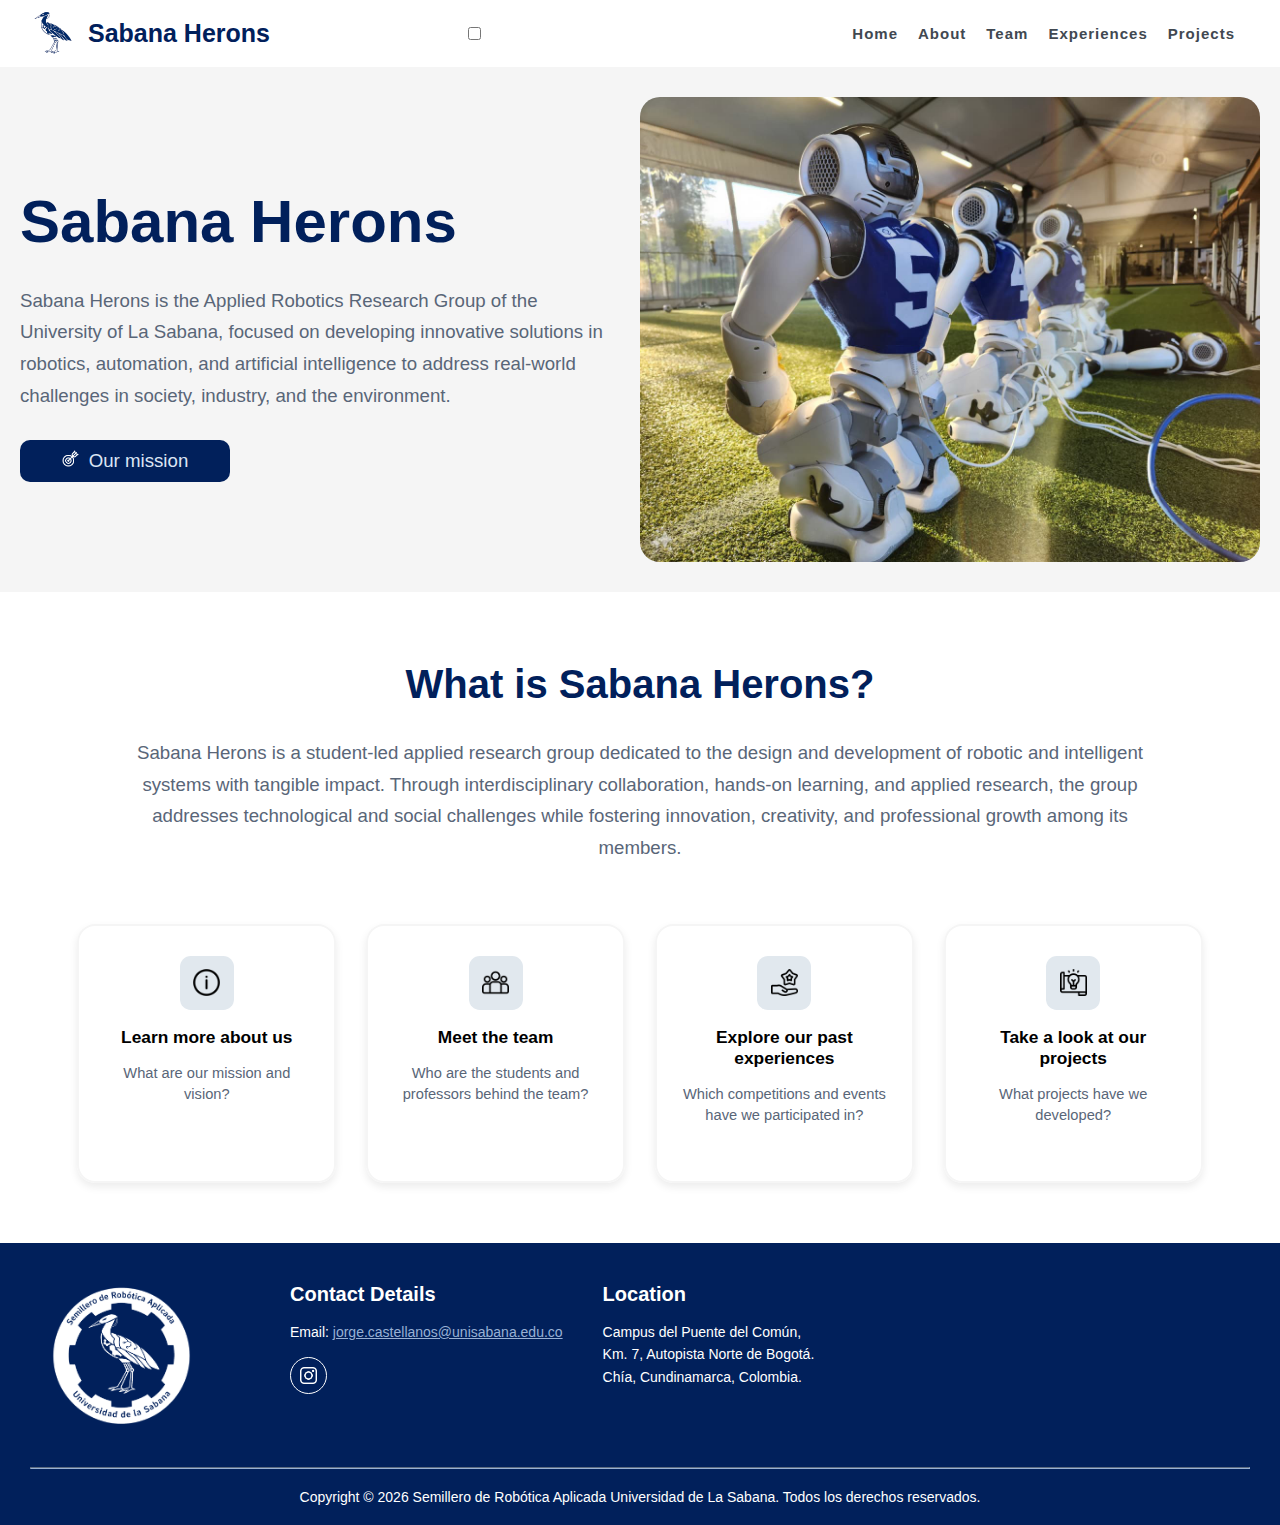
<file: index.html>
<!DOCTYPE html>
<html>
    <head>
        <meta charset="UTF-8" name="viewport" content="width=device-width, initial-scale=1.0">
        <title>Sabana Herons</title>
        <link rel="icon" href="images/Garza.png" type="image/png">
        <link rel="stylesheet" type="text/css" href="style.css">
    </head>
    <body>
        <header>
            <a href="index.html">
                <h2>
                    <img src="images/Garza.png" alt="Logo" id="logo"> 
                    Sabana Herons
                </h2>
            </a>
            <input type="checkbox" id="menu-toggle">
            <label for="menu-toggle" class="menu-icon">
                <span></span>
                <span></span>
                <span></span>
            </label>
            <nav class="nav-links">
                <a href="index.html">Home</a>
                <a href="about.html">About</a>
                <a href="team.html">Team</a>
                <a href="experiences.html">Experiences</a>
                <a href="projects.html">Projects</a>
            </nav>
        </header>
        <main id="mainIndex">
            <section id="portada">
                <article id="descripcion">
                    <h1 class="azul">Sabana Herons</h1>
                    <p>Sabana Herons is the Applied Robotics Research Group of the University of La Sabana, focused on developing innovative solutions in robotics, automation, and artificial intelligence to address real-world challenges in society, industry, and the environment.</p> 
                    <a href="about.html"><img src="images/target.png" alt="target" id="target">Our mission</a>
                </article>
                <img src="images/Naos.jpeg" alt="Robots" id="foto-naos">
            </section>
            <section class="about">
                <h2>What is Sabana Herons?</h2>
                <p>Sabana Herons is a student-led applied research group dedicated to the design and development of robotic and intelligent systems with tangible impact. Through interdisciplinary collaboration, hands-on learning, and applied research, the group addresses technological and social challenges while fostering innovation, creativity, and professional growth among its members.</p>
            </section>
            <section id="learn-more">
                <a href="about.html">
                    <article>
                        <div>
                            <img src="images/nosotros.png" alt="icono" class="more-icon">
                        </div>
                        <h3>Learn more about us</h3>
                        <p>What are our mission and vision?</p>
                    </article>
                </a>
                <a href="team.html">
                    <article>
                        <div>
                            <img src="images/grupo.png" alt="icono" class="more-icon">
                        </div>
                        <h3>Meet the team</h3>
                        <p>Who are the students and professors behind the team?</p>
                    </article>
                </a>
                <a href="experiences.html">
                    <article>
                        <div>
                            <img src="images/realimentacion.png" alt="icono" class="more-icon">
                        </div>
                        <h3>Explore our past experiences</h3>
                        <p>Which competitions and events have we participated in?</p>
                    </article>
                </a>
                <a href="projects.html">
                    <article>
                        <div>
                            <img src="images/idea.png" alt="icono" class="more-icon">
                        </div>
                        <h3>Take a look at our projects</h3>
                        <p>What projects have we developed?</p>
                    </article>
                </a>
            </section>
        </main>
        <footer class="footer">
            <div class="footer-top" id="col1-footer">
                <div class="footer-col">
                    <img src="images/LogoCompleto.png" alt="Full Logo" class="footer-logo">
                </div>

                <div class="footer-col" id="col23-footer">
                    <h3>Contact Details</h3>
                    <p>Email: <a href="mailto:jorge.castellanos@unisabana.edu.co">jorge.castellanos@unisabana.edu.co</a></p>
                    <a href="https://www.instagram.com/applied_robotics_unisabana?igsh=b2ZmeTJqb3Zyenk="><span class="icon"><img src="images/instagram.png" alt="IG" id="instagram"></span></a>
                </div>

                <div class="footer-col" id="col23-footer">
                    <h3>Location</h3>
                    <p>Campus del Puente del Común,<br>
                    Km. 7, Autopista Norte de Bogotá.<br>
                    Chía, Cundinamarca, Colombia.
                    </p>
                </div>
            </div>
            <hr class="footer-divider">
            <div class="footer-bottom">
                <span class="copyright">
                    Copyright © 2026 Semillero de Robótica Aplicada Universidad de La Sabana. Todos los derechos reservados.
                </span>
            </div>
        </footer>
    </body>
</html>
</file>
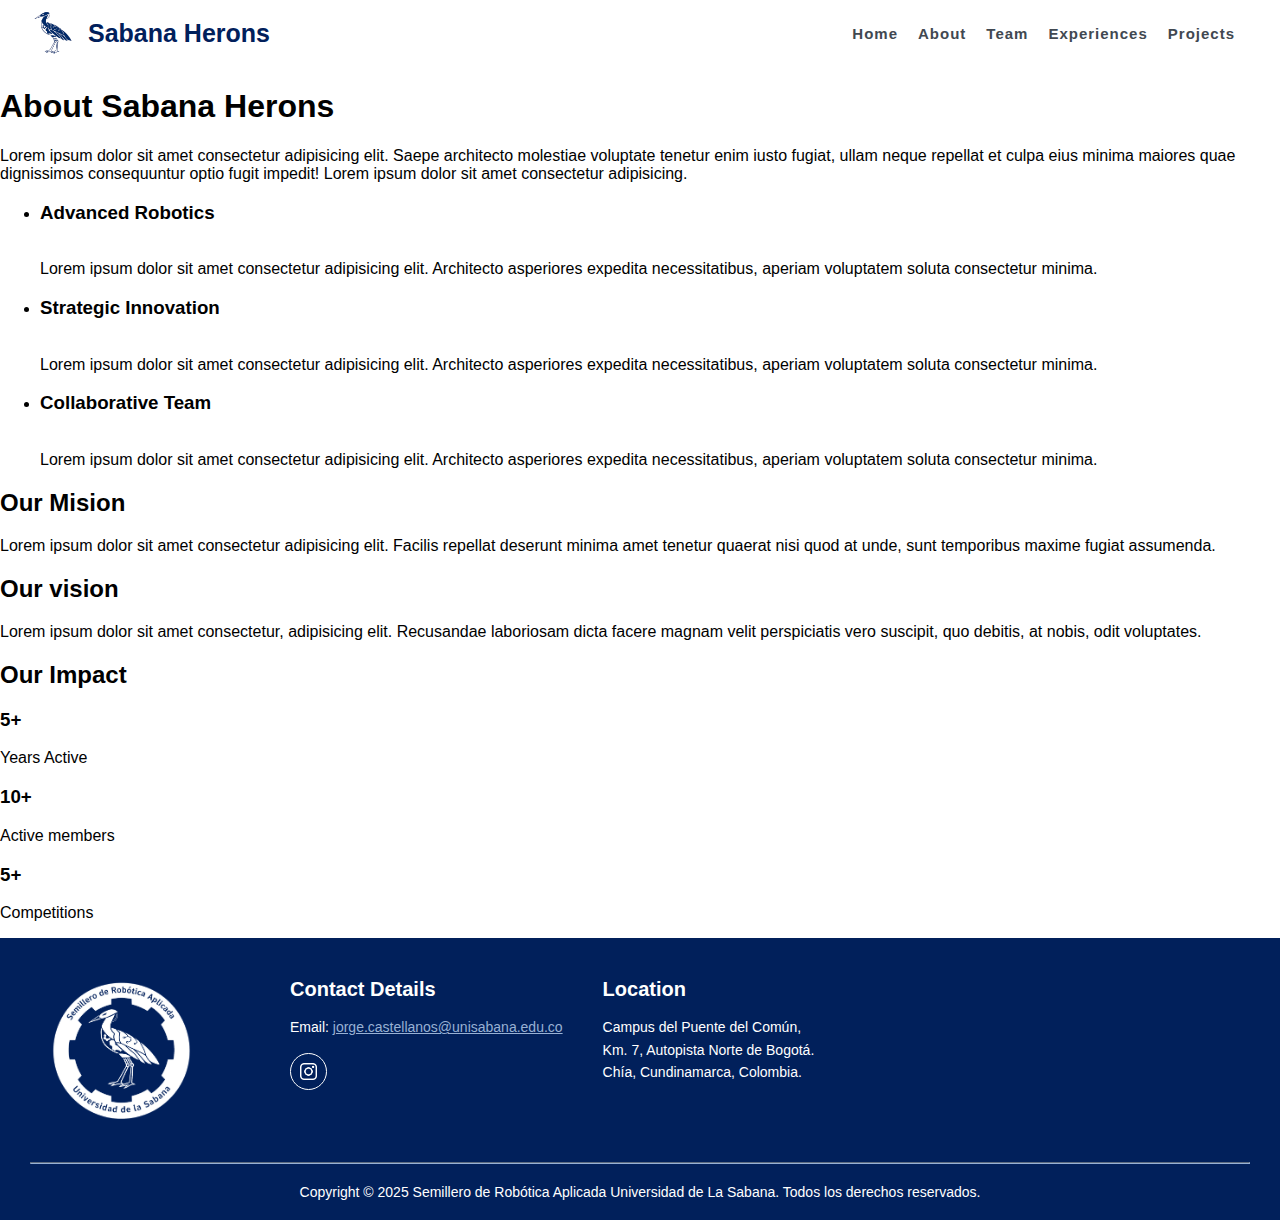
<file: about.html>
<!DOCTYPE html>
<html>
    <head>
        <meta charset="UTF-8" name="viewport" content="width=device-width, initial-scale=1.0">
        <title>About | Sabana Herons</title>
        <link rel="icon" href="images/Garza.png" type="image/png">
        <link rel="stylesheet" type="text/css" href="style.css">
    </head>
    <body>
        <header>
            <a href="index.html">
                <h2>
                    <img src="images/Garza.png" alt="Logo" id="logo"> 
                    Sabana Herons
                </h2>
            </a>
            <nav>
                <a href="index.html">Home</a>
                <a href="about.html">About</a>
                <a href="team.html">Team</a>
                <a href="experiences.html">Experiences</a>
                <a href="projects.html">Projects</a>
            </nav>
        </header>
        <main id="mainAbout">
            <h1>About Sabana Herons</h1>
            <section id="about-descripcion">
                <p>Lorem ipsum dolor sit amet consectetur adipisicing elit. Saepe architecto molestiae voluptate tenetur enim iusto fugiat, ullam neque repellat et culpa eius minima maiores quae dignissimos consequuntur optio fugit impedit! Lorem ipsum dolor sit amet consectetur adipisicing.</p>
                <ul>
                    <li><h3>Advanced Robotics</h3><br>Lorem ipsum dolor sit amet consectetur adipisicing elit. Architecto asperiores expedita necessitatibus, aperiam voluptatem soluta consectetur minima.</li>
                    <li><h3>Strategic Innovation</h3><br>Lorem ipsum dolor sit amet consectetur adipisicing elit. Architecto asperiores expedita necessitatibus, aperiam voluptatem soluta consectetur minima.</li>
                    <li><h3>Collaborative Team</h3><br>Lorem ipsum dolor sit amet consectetur adipisicing elit. Architecto asperiores expedita necessitatibus, aperiam voluptatem soluta consectetur minima.</li>
                </ul>
            </section>
            <section id="mision-vision">
                <h2>Our Mision</h2>
                <p>Lorem ipsum dolor sit amet consectetur adipisicing elit. Facilis repellat deserunt minima amet tenetur quaerat nisi quod at unde, sunt temporibus maxime fugiat assumenda.</p>
                <h2>Our vision</h2>
                <p>Lorem ipsum dolor sit amet consectetur, adipisicing elit. Recusandae laboriosam dicta facere magnam velit perspiciatis vero suscipit, quo debitis, at nobis, odit voluptates.</p>
            </section>
            <section id="about-impacto">
                <h2>Our Impact</h2>
                <article>
                    <div>
                        <h3>
                            5+
                        </h3>
                        <p>Years Active</p>
                    </div>
                    <div>
                        <h3>
                            10+
                        </h3>
                        <p>Active members</p>
                    </div>
                    <div>
                        <h3>
                            5+
                        </h3>
                        <p>Competitions</p>
                    </div>
                </article>
            </section>
        </main>
        <footer class="footer">
            <div class="footer-top" id="col1-footer">
                <div class="footer-col">
                    <img src="images/LogoCompleto.png" alt="Full Logo" class="footer-logo">
                </div>

                <div class="footer-col" id="col23-footer">
                    <h3>Contact Details</h3>
                    <p>Email: <a href="mailto:jorge.castellanos@unisabana.edu.co">jorge.castellanos@unisabana.edu.co</a></p>
                    <a href="https://www.instagram.com/applied_robotics_unisabana?igsh=b2ZmeTJqb3Zyenk="><span class="icon"><img src="images/instagram.png" alt="IG" id="instagram"></span></a>
                </div>

                <div class="footer-col" id="col23-footer">
                    <h3>Location</h3>
                    <p>Campus del Puente del Común,<br>
                    Km. 7, Autopista Norte de Bogotá.<br>
                    Chía, Cundinamarca, Colombia.
                    </p>
                </div>
            </div>
            <hr class="footer-divider">
            <div class="footer-bottom">
                <span class="copyright">
                    Copyright © 2025 Semillero de Robótica Aplicada Universidad de La Sabana. Todos los derechos reservados.
                </span>
            </div>
        </footer>
    </body>
</html>
</file>
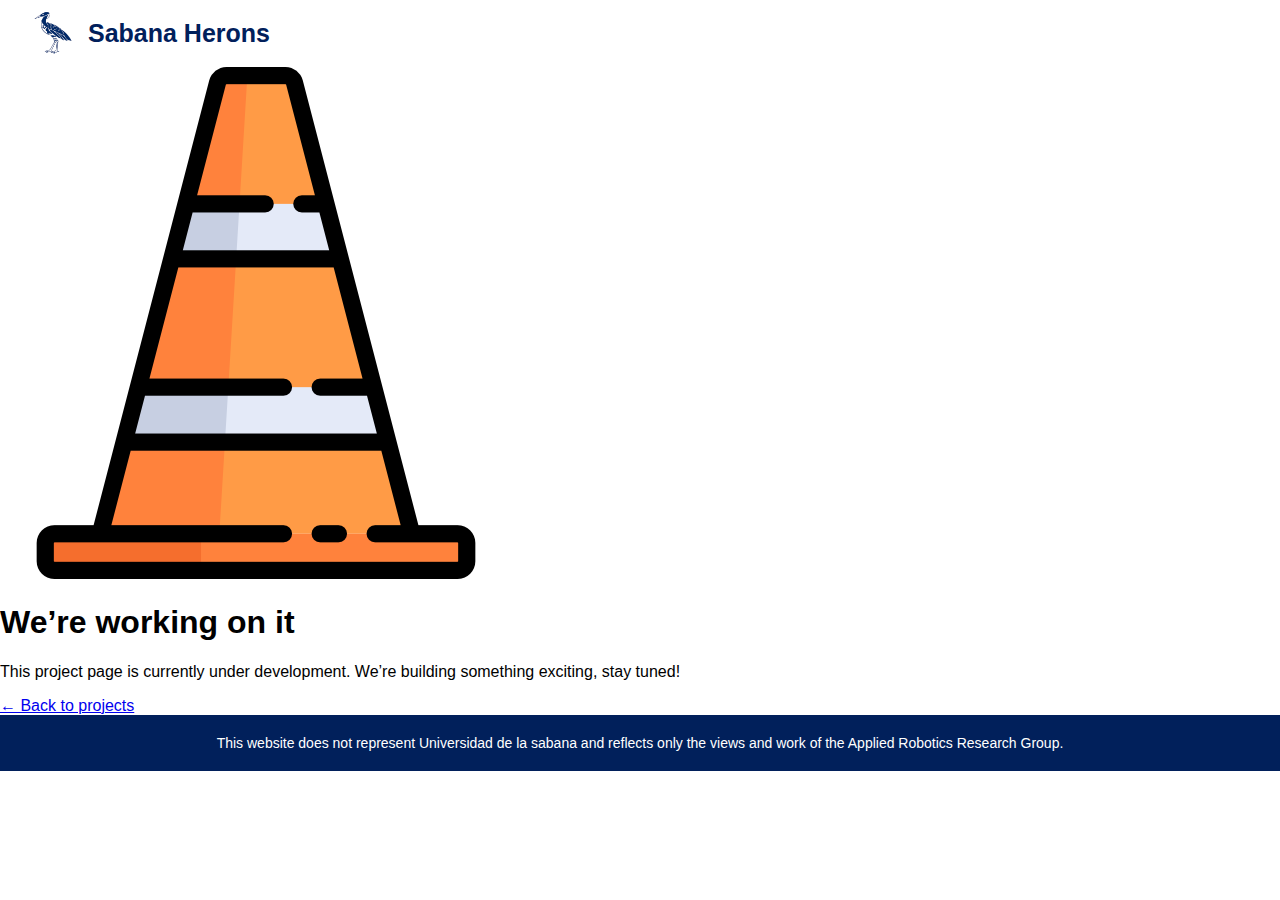
<file: chess.html>
<!DOCTYPE html>
<html lang="en">
    <head>
        <meta charset="UTF-8">
        <meta name="viewport" content="width=device-width, initial-scale=1.0">
        <title>Working on it | Sabana Herons</title>
        <link rel="icon" href="images/Garza.png" type="image/png">
        <link rel="stylesheet" href="style.css">
    </head>
    <body>

        <header>
            <a href="index.html">
                <h2>
                    <img src="images/Garza.png" alt="Logo" id="logo">
                    Sabana Herons
                </h2>
            </a>
        </header>

        <main class="working">
            <img src="images/working.png" alt="Working icon" class="working-icon">

            <h1>We’re working on it</h1>

            <p>
                This project page is currently under development.
                We’re building something exciting, stay tuned!
            </p>

            <a href="projects.html" class="back-btn">← Back to projects</a>
        </main>

        <footer class="footer">
            <div class="footer-bottom">
                <span>
                    This website does not represent Universidad de la sabana and reflects only the views and work of the Applied Robotics Research Group.
                </span>
            </div>
        </footer>
    </body>
</html>
</file>
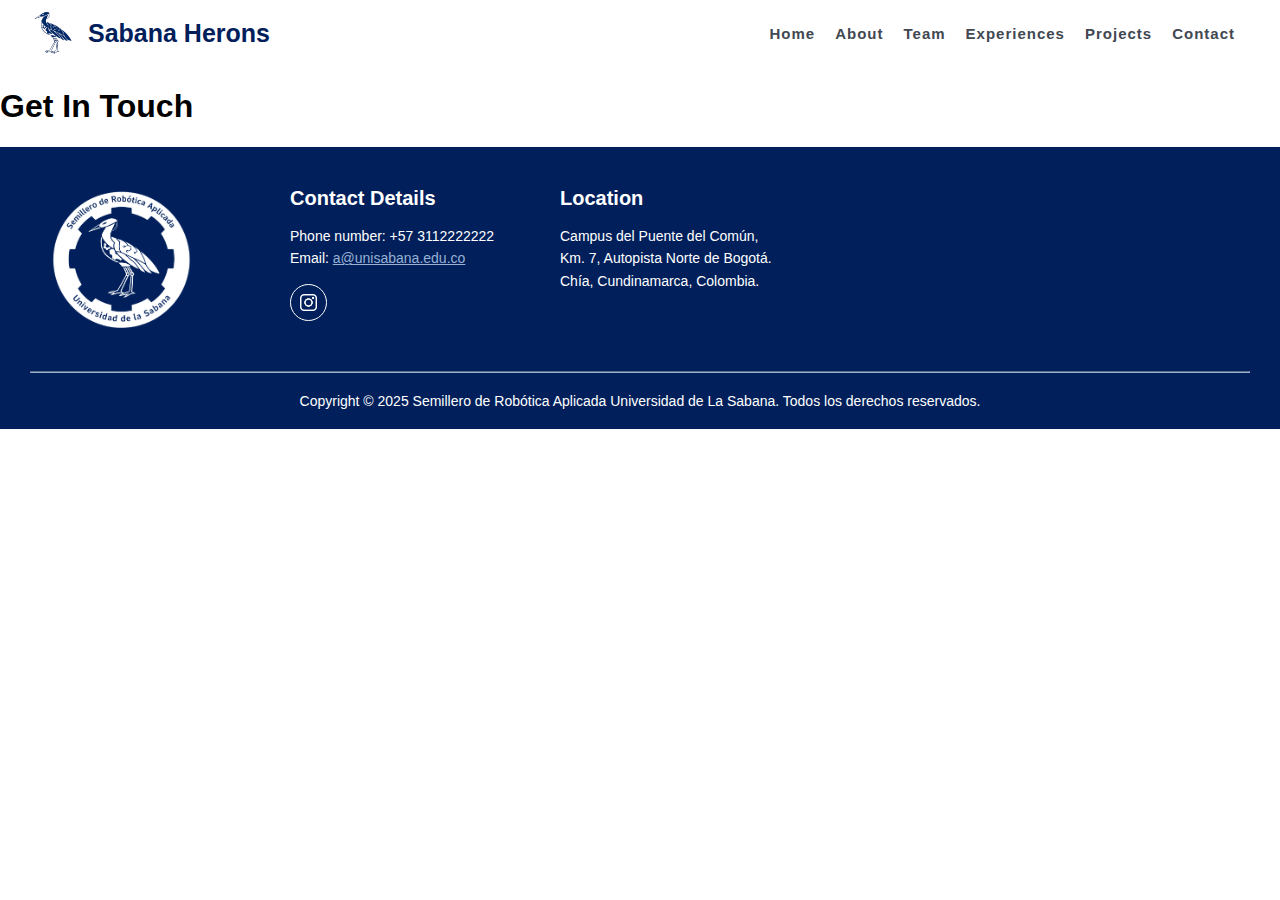
<file: contact.html>
<!DOCTYPE html>
<html>
    <head>
        <meta charset="UTF-8" name="viewport" content="width=device-width, initial-scale=1.0">
        <title>Contact | Sabana Herons</title>
        <link rel="icon" href="images/Garza.png" type="image/png">
        <link rel="stylesheet" type="text/css" href="style.css">
    </head>
    <body>
        <header>
            <a href="index.html">
                <h2>
                    <img src="images/Garza.png" alt="Logo" id="logo"> 
                    Sabana Herons
                </h2>
            </a>
            <nav>
                <a href="index.html">Home</a>
                <a href="about.html">About</a>
                <a href="team.html">Team</a>
                <a href="experiences.html">Experiences</a>
                <a href="projects.html">Projects</a>
                <a href="contact.html">Contact</a>
            </nav>
        </header>
        <main>
            <h1>Get In Touch</h1>
        </main>
        <footer class="footer">
            <div class="footer-top" id="col1-footer">
                <div class="footer-col">
                    <img src="images/LogoCompleto.png" alt="Full Logo" class="footer-logo">
                </div>

                <div class="footer-col" id="col23-footer">
                    <h3>Contact Details</h3>
                    <p>Phone number: +57 3112222222 <br>
                    Email: <a href="#">a@unisabana.edu.co</a></p>
                    <a href="https://www.instagram.com/applied_robotics_unisabana?igsh=b2ZmeTJqb3Zyenk="><span class="icon"><img src="images/instagram.png" alt="IG" id="instagram"></span></a>
                </div>

                <div class="footer-col" id="col23-footer">
                    <h3>Location</h3>
                    <p>Campus del Puente del Común,<br>
                    Km. 7, Autopista Norte de Bogotá.<br>
                    Chía, Cundinamarca, Colombia.
                    </p>
                </div>
            </div>
            <hr class="footer-divider">
            <div class="footer-bottom">
                <span class="copyright">
                    Copyright © 2025 Semillero de Robótica Aplicada Universidad de La Sabana. Todos los derechos reservados.
                </span>
            </div>
        </footer>
    </body>
</html>
</file>
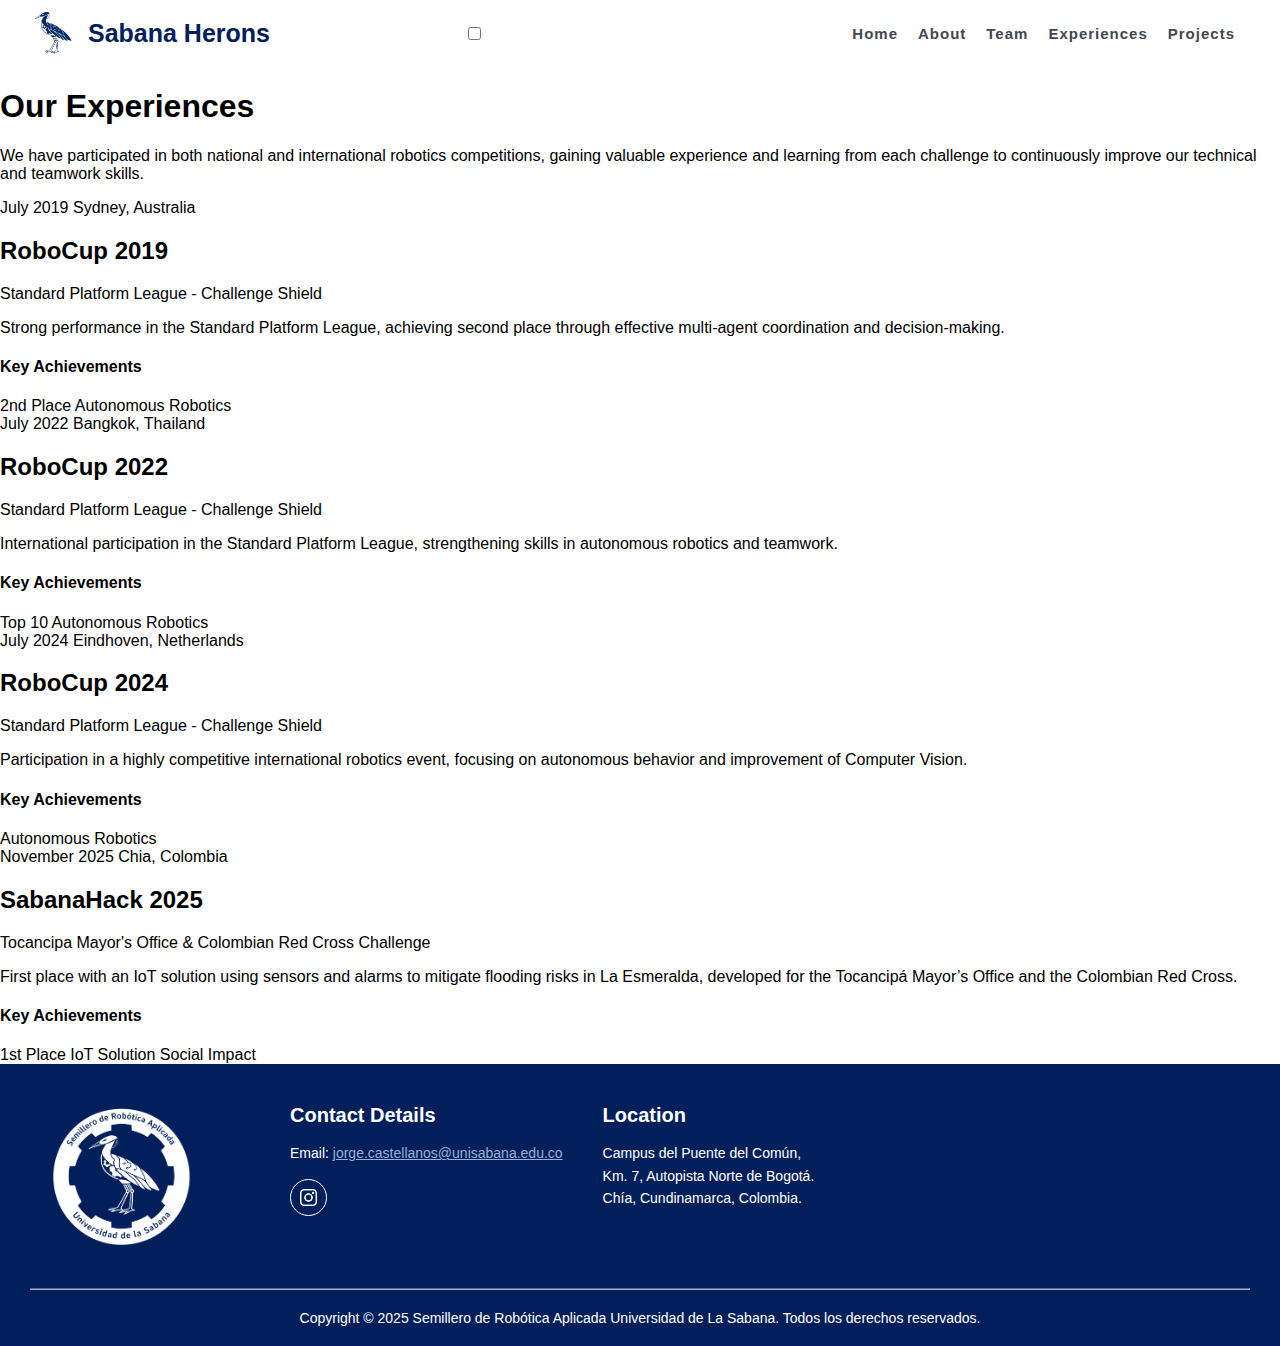
<file: experiences.html>
<!DOCTYPE html>
<html>
    <head>
        <meta charset="UTF-8" name="viewport" content="width=device-width, initial-scale=1.0">
        <title>Experiences | Sabana Herons</title>
        <link rel="icon" href="images/Garza.png" type="image/png">
        <link rel="stylesheet" type="text/css" href="style.css">
    </head>
    <body>
        <header>
            <a href="index.html">
                <h2>
                    <img src="images/Garza.png" alt="Logo" id="logo"> 
                    Sabana Herons
                </h2>
            </a>
            <input type="checkbox" id="menu-toggle">
            <label for="menu-toggle" class="menu-icon">
                <span></span>
                <span></span>
                <span></span>
            </label>
            <nav class="nav-links">
                <a href="index.html">Home</a>
                <a href="about.html">About</a>
                <a href="team.html">Team</a>
                <a href="experiences.html">Experiences</a>
                <a href="projects.html">Projects</a>
            </nav>
        </header>
        <main id="experiences">
            <div class="experiences-header">
                <h1>Our Experiences</h1>
                <p>We have participated in both national and international robotics competitions, gaining valuable experience and learning from each challenge to continuously improve our technical and teamwork skills.</p>
            </div>

            <section class="experiences-grid">

                <!-- Card 1 -->
                <article class="experience-card">
                    <div class="experience-top">
                        <span class="year">July 2019</span>
                        <span class="position">Sydney, Australia</span>
                    </div>

                    <h2>RoboCup 2019</h2>

                    <span class="category">Standard Platform League - Challenge Shield</span>

                    <p>Strong performance in the Standard Platform League, achieving second place through effective multi-agent coordination and decision-making.</p>

                    <h4>Key Achievements</h4>
                    <div class="badges">
                        <span>2nd Place</span>
                        <span>Autonomous Robotics</span>
                    </div>
                </article>

                <!-- Card 2 -->
                <article class="experience-card">
                    <div class="experience-top">
                        <span class="year">July 2022</span>
                        <span class="position">Bangkok, Thailand</span>
                    </div>

                    <h2>RoboCup 2022</h2>

                    <span class="category">Standard Platform League - Challenge Shield</span>

                    <p>International participation in the Standard Platform League, strengthening skills in autonomous robotics and teamwork.</p>

                    <h4>Key Achievements</h4>
                    <div class="badges">
                        <span>Top 10</span>
                        <span>Autonomous Robotics</span>
                    </div>
                </article>

                <!-- Card 3 -->
                <article class="experience-card">
                    <div class="experience-top">
                        <span class="year">July 2024</span>
                        <span class="position">Eindhoven, Netherlands</span>
                    </div>

                    <h2>RoboCup 2024</h2>

                    <span class="category">Standard Platform League - Challenge Shield</span>

                    <p>Participation in a highly competitive international robotics event, focusing on autonomous behavior and improvement of Computer Vision.</p>

                    <h4>Key Achievements</h4>
                    <div class="badges">
                        <span>Autonomous Robotics</span>
                    </div>
                </article>

                <!-- Card 4 -->
                <article class="experience-card">
                    <div class="experience-top">
                        <span class="year">November 2025</span>
                        <span class="position">Chia, Colombia</span>
                    </div>

                    <h2>SabanaHack 2025</h2>

                    <span class="category">Tocancipa Mayor's Office & Colombian Red Cross Challenge</span>

                    <p>First place with an IoT solution using sensors and alarms to mitigate flooding risks in La Esmeralda, developed for the Tocancipá Mayor’s Office and the Colombian Red Cross.</p>

                    <h4>Key Achievements</h4>
                    <div class="badges">
                        <span>1st Place</span>
                        <span>IoT Solution</span>
                        <span>Social Impact</span>
                    </div>
                </article>
            </section>
        </main>
        <footer class="footer">
            <div class="footer-top" id="col1-footer">
                <div class="footer-col">
                    <img src="images/LogoCompleto.png" alt="Full Logo" class="footer-logo">
                </div>

                <div class="footer-col" id="col23-footer">
                    <h3>Contact Details</h3>
                    <p>Email: <a href="mailto:jorge.castellanos@unisabana.edu.co">jorge.castellanos@unisabana.edu.co</a></p>
                    <a href="https://www.instagram.com/applied_robotics_unisabana?igsh=b2ZmeTJqb3Zyenk="><span class="icon"><img src="images/instagram.png" alt="IG" id="instagram"></span></a>
                </div>

                <div class="footer-col" id="col23-footer">
                    <h3>Location</h3>
                    <p>Campus del Puente del Común,<br>
                    Km. 7, Autopista Norte de Bogotá.<br>
                    Chía, Cundinamarca, Colombia.
                    </p>
                </div>
            </div>
            <hr class="footer-divider">
            <div class="footer-bottom">
                <span class="copyright">
                    Copyright © 2025 Semillero de Robótica Aplicada Universidad de La Sabana. Todos los derechos reservados.
                </span>
            </div>
        </footer>
    </body>
</html>
</file>
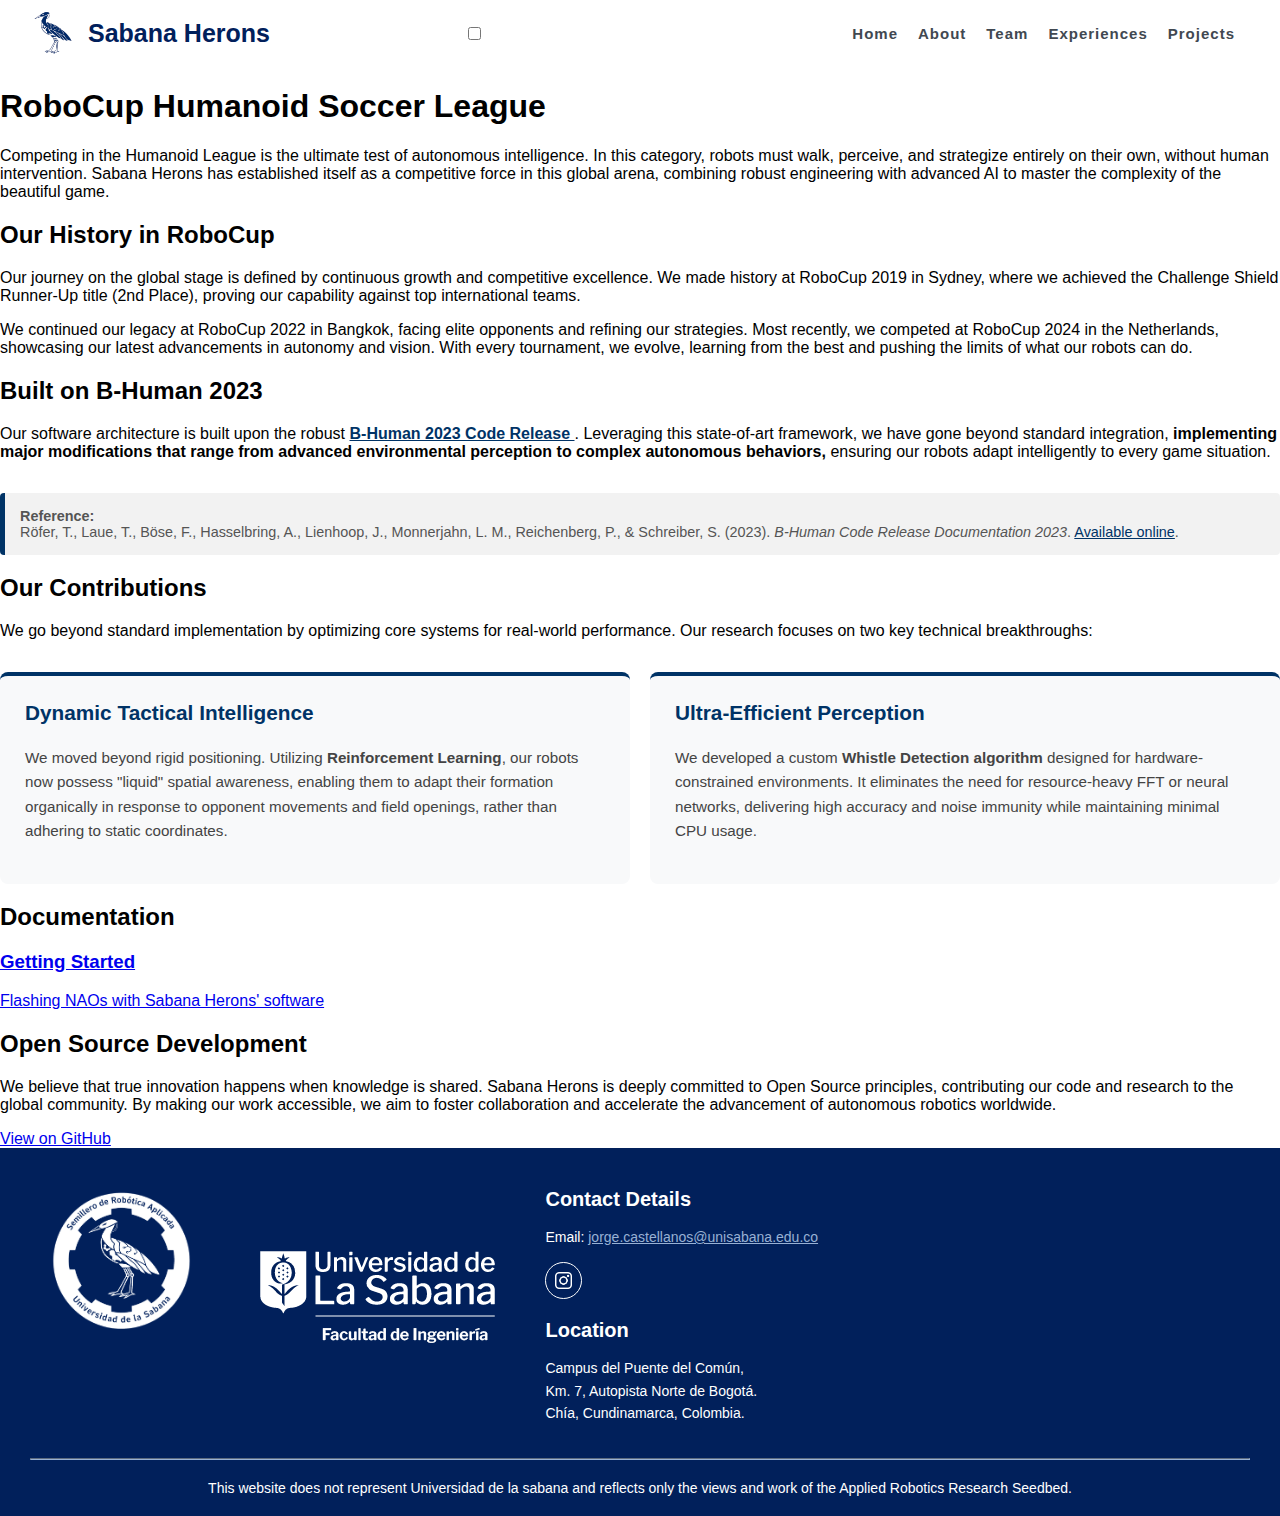
<file: hsl.html>
<!DOCTYPE html>
<html>
    <head>
        <meta charset="UTF-8" name="viewport" content="width=device-width, initial-scale=1.0">
        <title>RoboCup HSL | Sabana Herons</title>
        <link rel="icon" href="images/Garza.png" type="image/png">
        <link rel="stylesheet" type="text/css" href="style.css">
    </head>
    <body>
        <header>
            <a href="index.html">
                <h2>
                    <img src="images/Garza.png" alt="Logo" id="logo"> 
                    Sabana Herons
                </h2>
            </a>
            <input type="checkbox" id="menu-toggle">
            <label for="menu-toggle" class="menu-icon">
                <span></span>
                <span></span>
                <span></span>
            </label>
            <nav class="nav-links">
                <a href="index.html">Home</a>
                <a href="about.html">About</a>
                <a href="team.html">Team</a>
                <a href="experiences.html">Experiences</a>
                <a href="projects.html">Projects</a>
            </nav>
        </header>
        <main id="hsl">
            <!-- HERO -->
            <section class="hsl-hero">
                <h1>RoboCup Humanoid Soccer League</h1>
                <p>Competing in the Humanoid League is the ultimate test of autonomous intelligence. In this category, robots must walk, perceive, and strategize entirely on their own, without human intervention. Sabana Herons has established itself as a competitive force in this global arena, combining robust engineering with advanced AI to master the complexity of the beautiful game.</p>
            </section>

            <!-- HISTORIA -->
            <section class="hsl-section">
                <h2>Our History in RoboCup</h2>
                <p>Our journey on the global stage is defined by continuous growth and competitive excellence. We made history at RoboCup 2019 in Sydney, where we achieved the Challenge Shield Runner-Up title (2nd Place), proving our capability against top international teams.</p>
                <p>We continued our legacy at RoboCup 2022 in Bangkok, facing elite opponents and refining our strategies. Most recently, we competed at RoboCup 2024 in the Netherlands, showcasing our latest advancements in autonomy and vision. With every tournament, we evolve, learning from the best and pushing the limits of what our robots can do.</p>
            </section>

            <!-- BASE BHUMAN -->
            <section class="hsl-section light-bg">
                <h2>Built on B-Human 2023</h2>
                <p>
                    Our software architecture is built upon the robust 
                    <a href="https://docs.b-human.de/coderelease2023/" target="_blank" style="color: #003366; font-weight: bold; text-decoration: underline;">
                        B-Human 2023 Code Release
                    </a>. 
                    Leveraging this state-of-art framework, we have gone beyond standard integration, 
                    <strong>implementing major modifications that range from advanced environmental perception to complex autonomous behaviors,</strong> 
                    ensuring our robots adapt intelligently to every game situation.
                </p>

                <div style="margin-top: 2rem; padding: 15px; background-color: rgba(0, 0, 0, 0.05); border-left: 5px solid #003366; font-size: 0.9rem; color: #555; border-radius: 4px; text-align: left;">
                    <strong>Reference:</strong><br>
                    Röfer, T., Laue, T., Böse, F., Hasselbring, A., Lienhoop, J., Monnerjahn, L. M., Reichenberg, P., & Schreiber, S. (2023). 
                    <em>B-Human Code Release Documentation 2023</em>. 
                    <a href="https://docs.b-human.de/coderelease2023/" target="_blank" style="color: #003366; text-decoration: underline;">Available online</a>.
                </div>
            </section>

            <!-- CONTRIBUCIÓN -->
            <section class="hsl-section">
                <h2>Our Contributions</h2>
                <p>
                    We go beyond standard implementation by optimizing core systems for real-world performance. 
                    Our research focuses on two key technical breakthroughs:
                </p>
            
                <div style="display: flex; flex-wrap: wrap; gap: 20px; margin-top: 2rem;">
            
                    <div style="flex: 1; min-width: 300px; background: #f8f9fa; padding: 25px; border-radius: 8px; border-top: 4px solid #003366;">
                        <h3 style="margin-top: 0; color: #003366; font-size: 1.3rem;">Dynamic Tactical Intelligence</h3>
                        <p style="font-size: 0.95rem; line-height: 1.6; color: #444;">
                            We moved beyond rigid positioning. Utilizing <strong>Reinforcement Learning</strong>, our robots now possess "liquid" spatial awareness, enabling them to adapt their formation organically in response to opponent movements and field openings, rather than adhering to static coordinates.
                        </p>
                    </div>
            
                    <div style="flex: 1; min-width: 300px; background: #f8f9fa; padding: 25px; border-radius: 8px; border-top: 4px solid #003366;">
                        <h3 style="margin-top: 0; color: #003366; font-size: 1.3rem;">Ultra-Efficient Perception</h3>
                        <p style="font-size: 0.95rem; line-height: 1.6; color: #444;">
                            We developed a custom <strong>Whistle Detection algorithm</strong> designed for hardware-constrained environments. It eliminates the need for resource-heavy FFT or neural networks, delivering high accuracy and noise immunity while maintaining minimal CPU usage.
                        </p>
                    </div>
            
                </div>
            </section>

            <!-- DOCUMENTACIÓN -->
            <section class="hsl-section light-bg">
                <h2>Documentation</h2>

                <div class="docs-grid">
                    <a href="Documents/Flashing_NAOs.pdf" target="_blank" class="doc-card">
                        <h3>Getting Started</h3>
                        <p>Flashing NAOs with Sabana Herons' software</p>
                    </a>
                </div>
            </section>

            <!-- OPEN SOURCE -->
            <section class="hsl-section open-source">
                <h2>Open Source Development</h2>
                <p>We believe that true innovation happens when knowledge is shared. Sabana Herons is deeply committed to Open Source principles, contributing our code and research to the global community. By making our work accessible, we aim to foster collaboration and accelerate the advancement of autonomous robotics worldwide.</p>

                <a href="https://github.com/juanulloa2050/SabanaHerons2026" target="_blank" class="github-btn">
                View on GitHub
                </a>
            </section>
        </main>
        <footer class="footer">
            <div class="footer-top" id="col1-footer">
                <div class="footer-col" id="col12-footer">
                    <img src="images/LogoCompleto.png" alt="Full Logo" class="footer-logo">
                    <img src="images/logoUnisabana.png" alt="Logo Unisabana" id="logoUnisabana">
                </div>
                <div id="footer-contactLocation">
                    <div class="footer-col" id="col23-footer">
                        <h3>Contact Details</h3>
                        <p>Email: <a href="mailto:jorge.castellanos@unisabana.edu.co">jorge.castellanos@unisabana.edu.co</a></p>
                        <a href="https://www.instagram.com/applied_robotics_unisabana?igsh=b2ZmeTJqb3Zyenk="><span class="icon"><img src="images/instagram.png" alt="IG" id="instagram"></span></a>
                    </div>

                    <div class="footer-col" id="col23-footer">
                        <h3>Location</h3>
                        <p>Campus del Puente del Común,<br>
                        Km. 7, Autopista Norte de Bogotá.<br>
                        Chía, Cundinamarca, Colombia.
                        </p>
                    </div>
                </div>
            </div>
            <hr class="footer-divider">
            <div class="footer-bottom">
                <span class="copyright">
                    This website does not represent Universidad de la sabana and reflects only the views and work of the Applied Robotics Research Seedbed.
                </span>
            </div>
        </footer>
    </body>
</html>
</file>
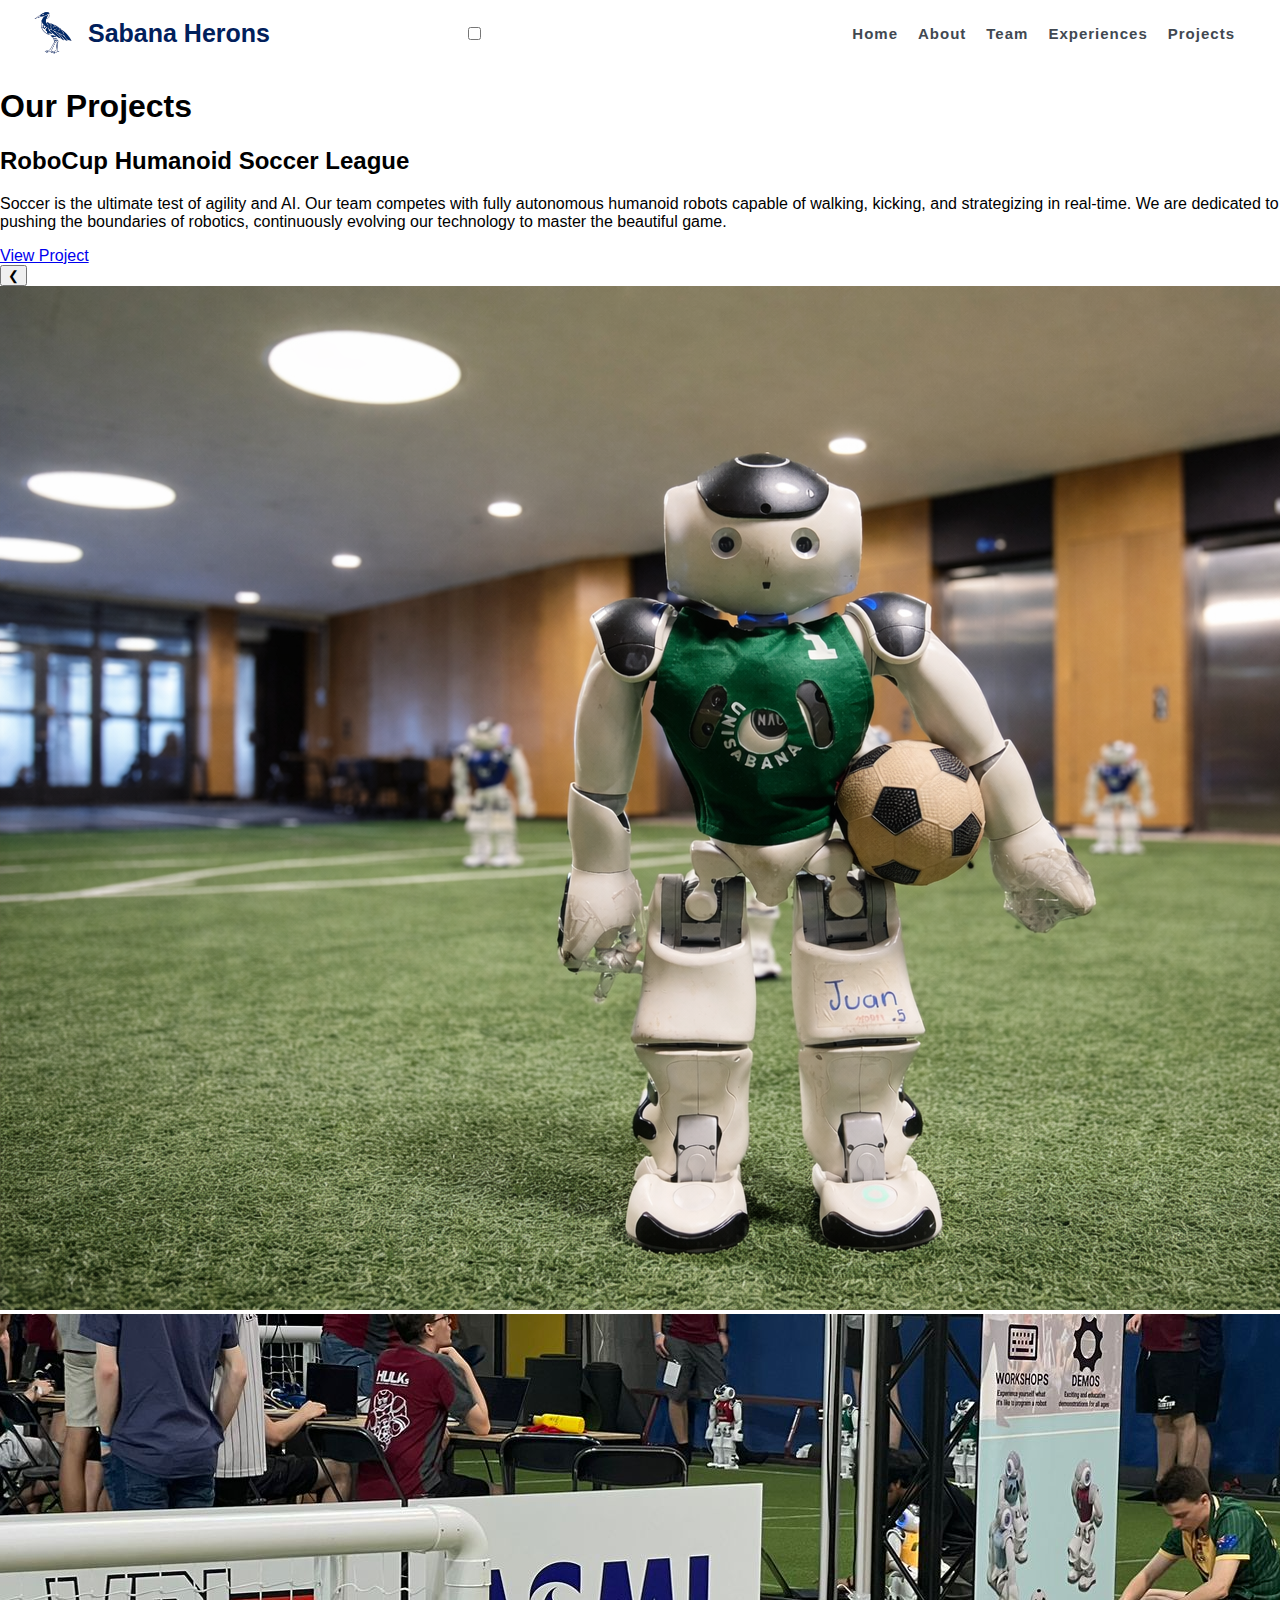
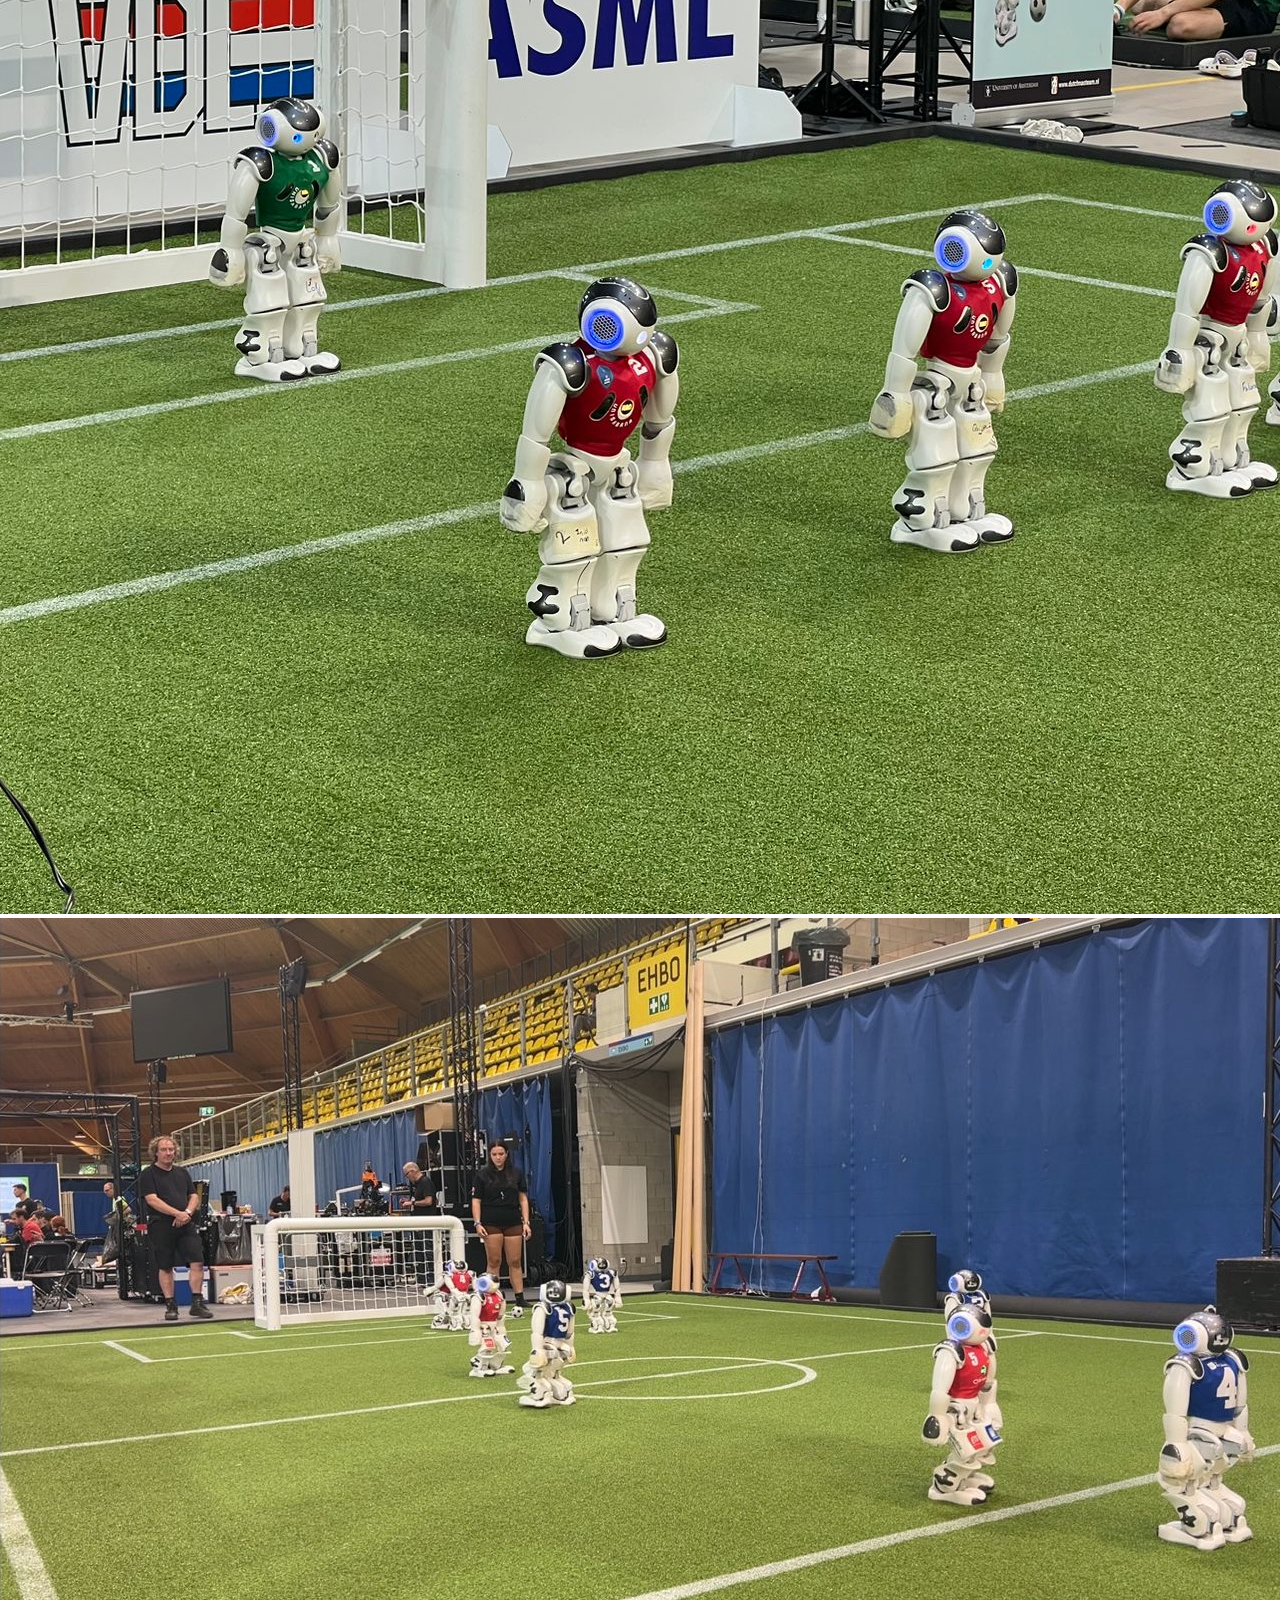
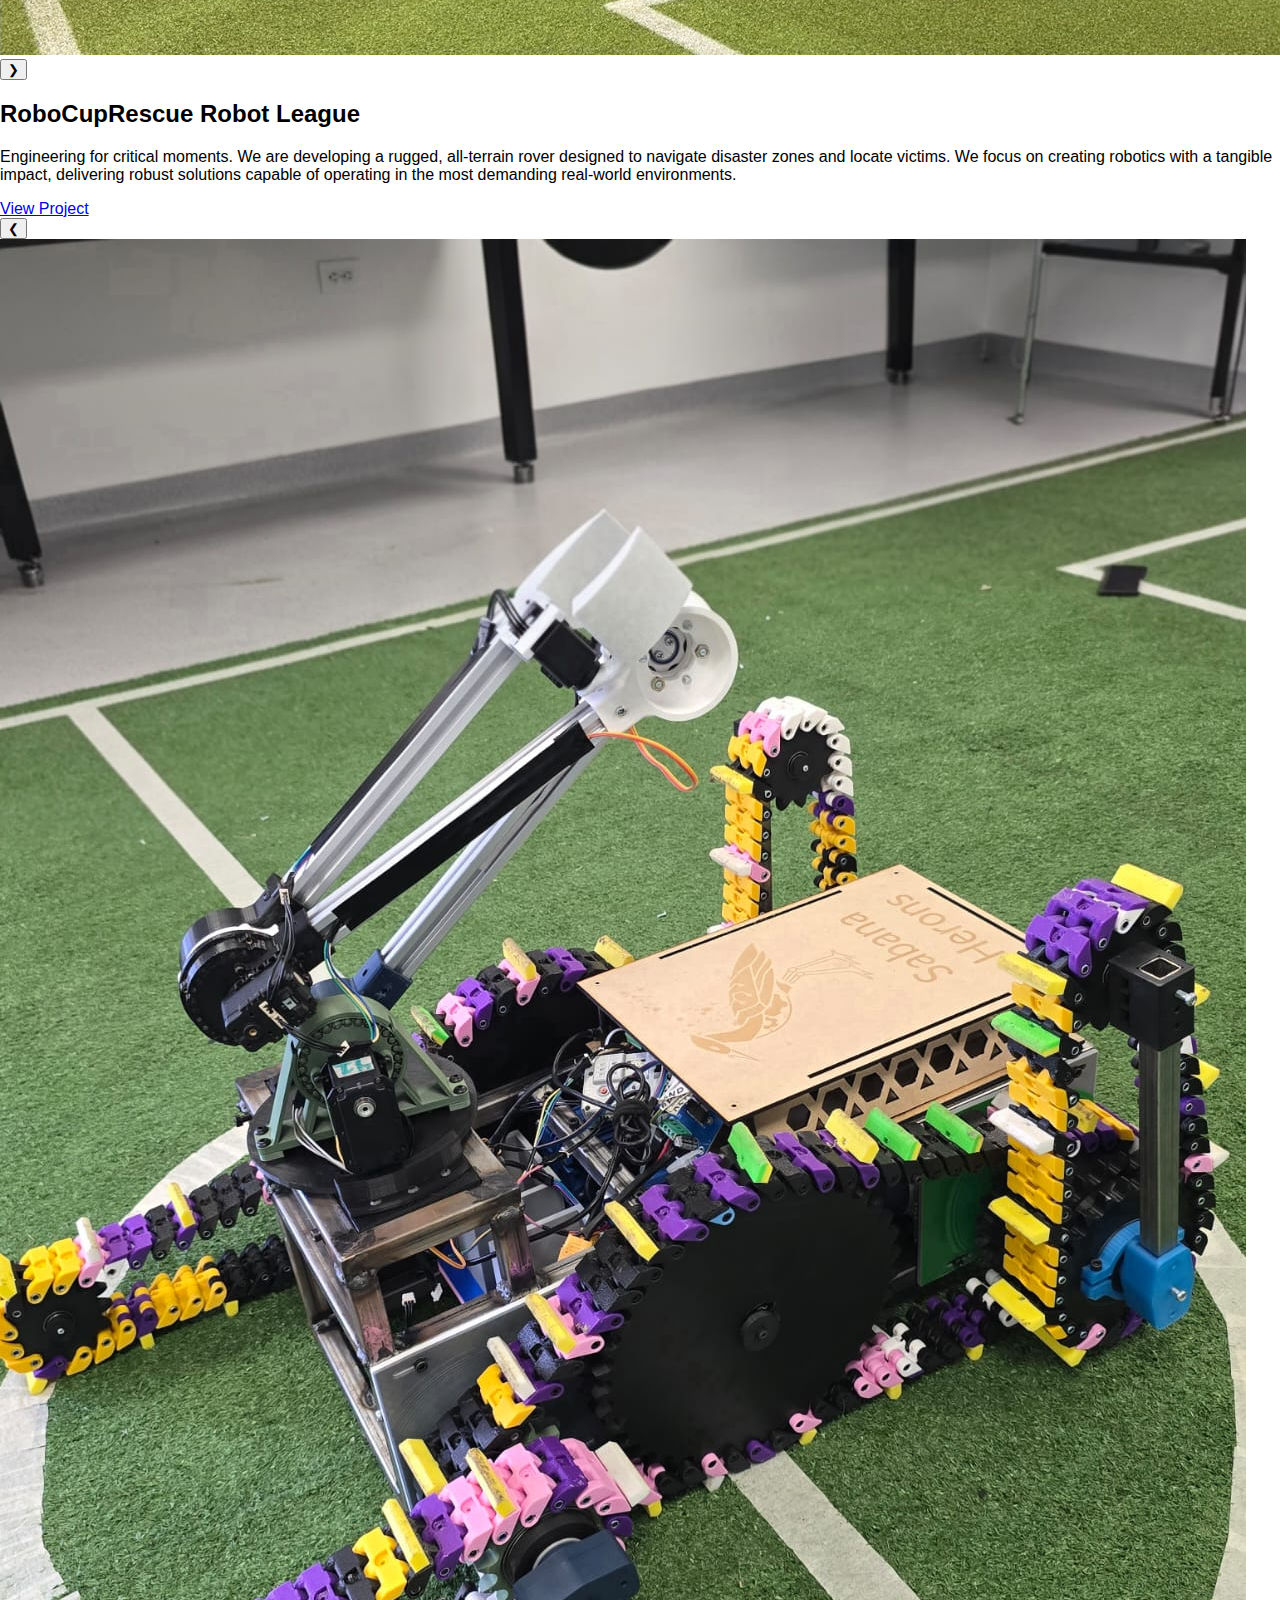
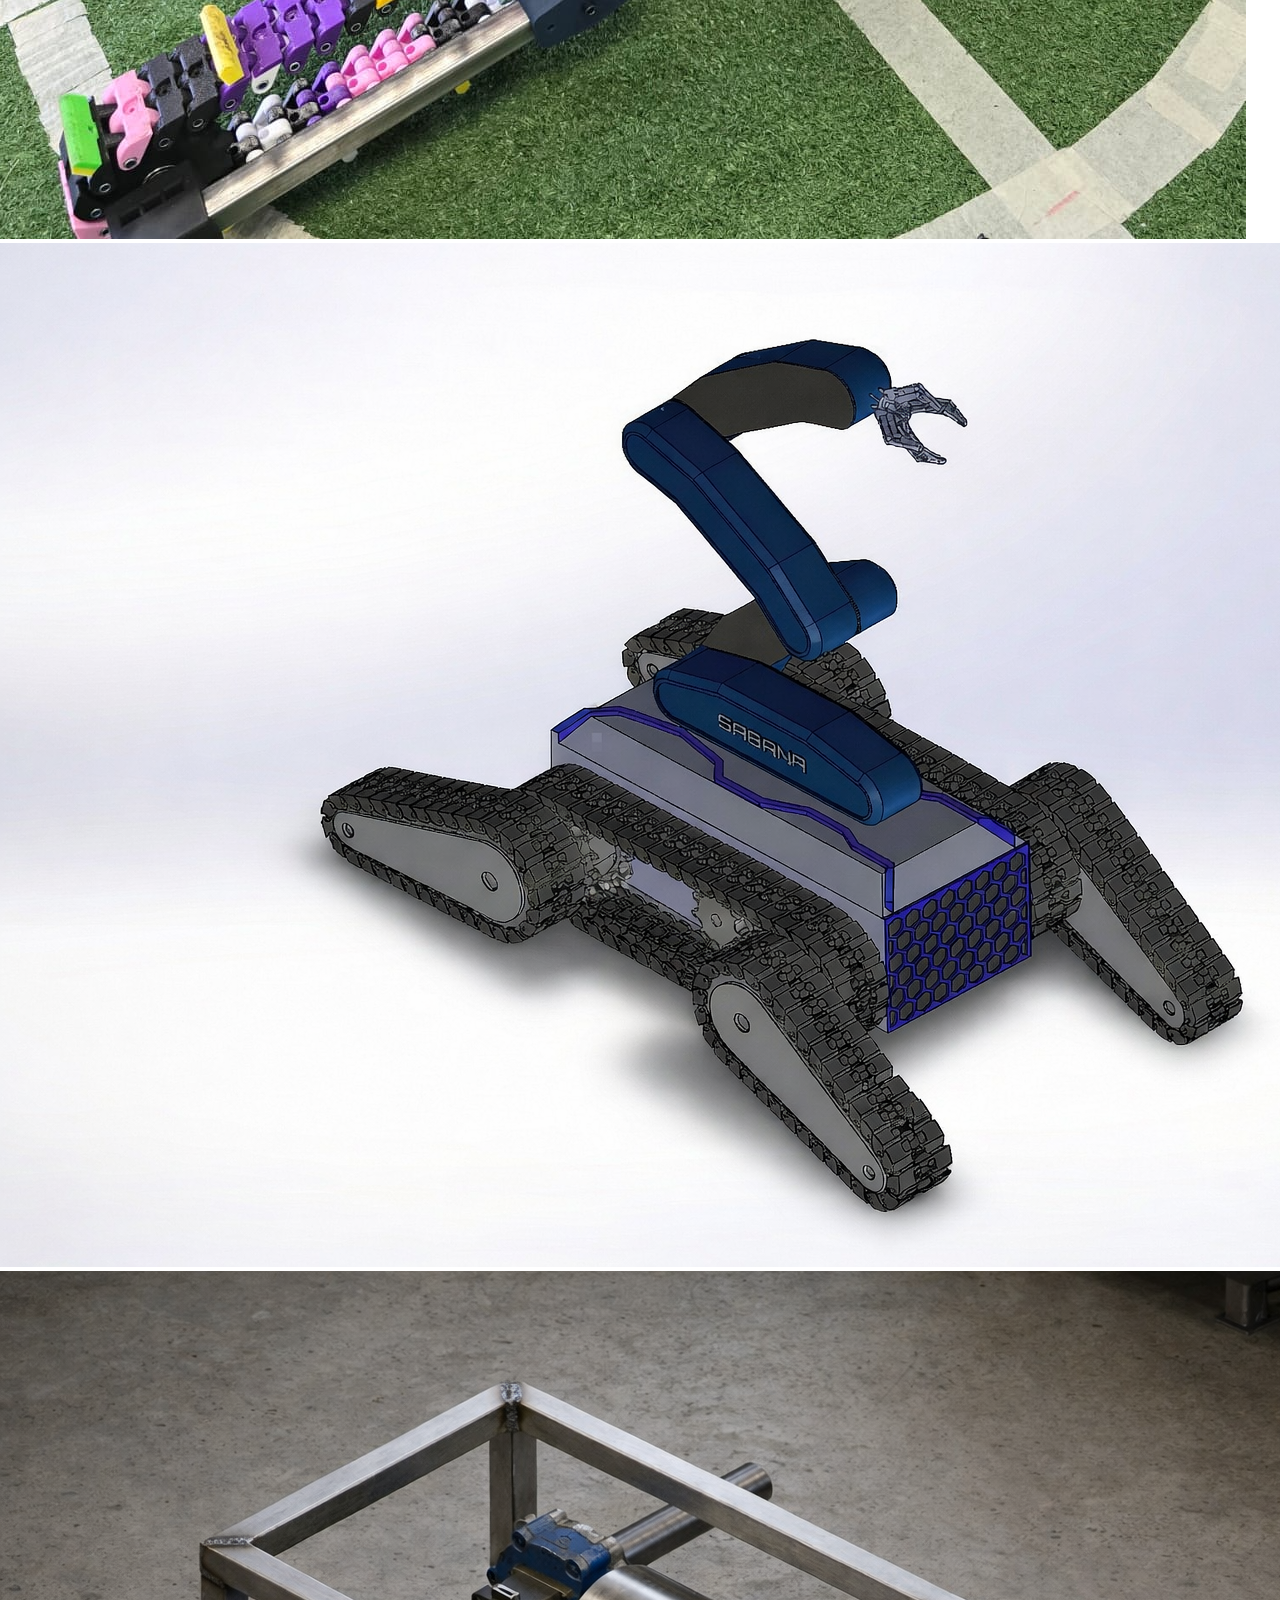
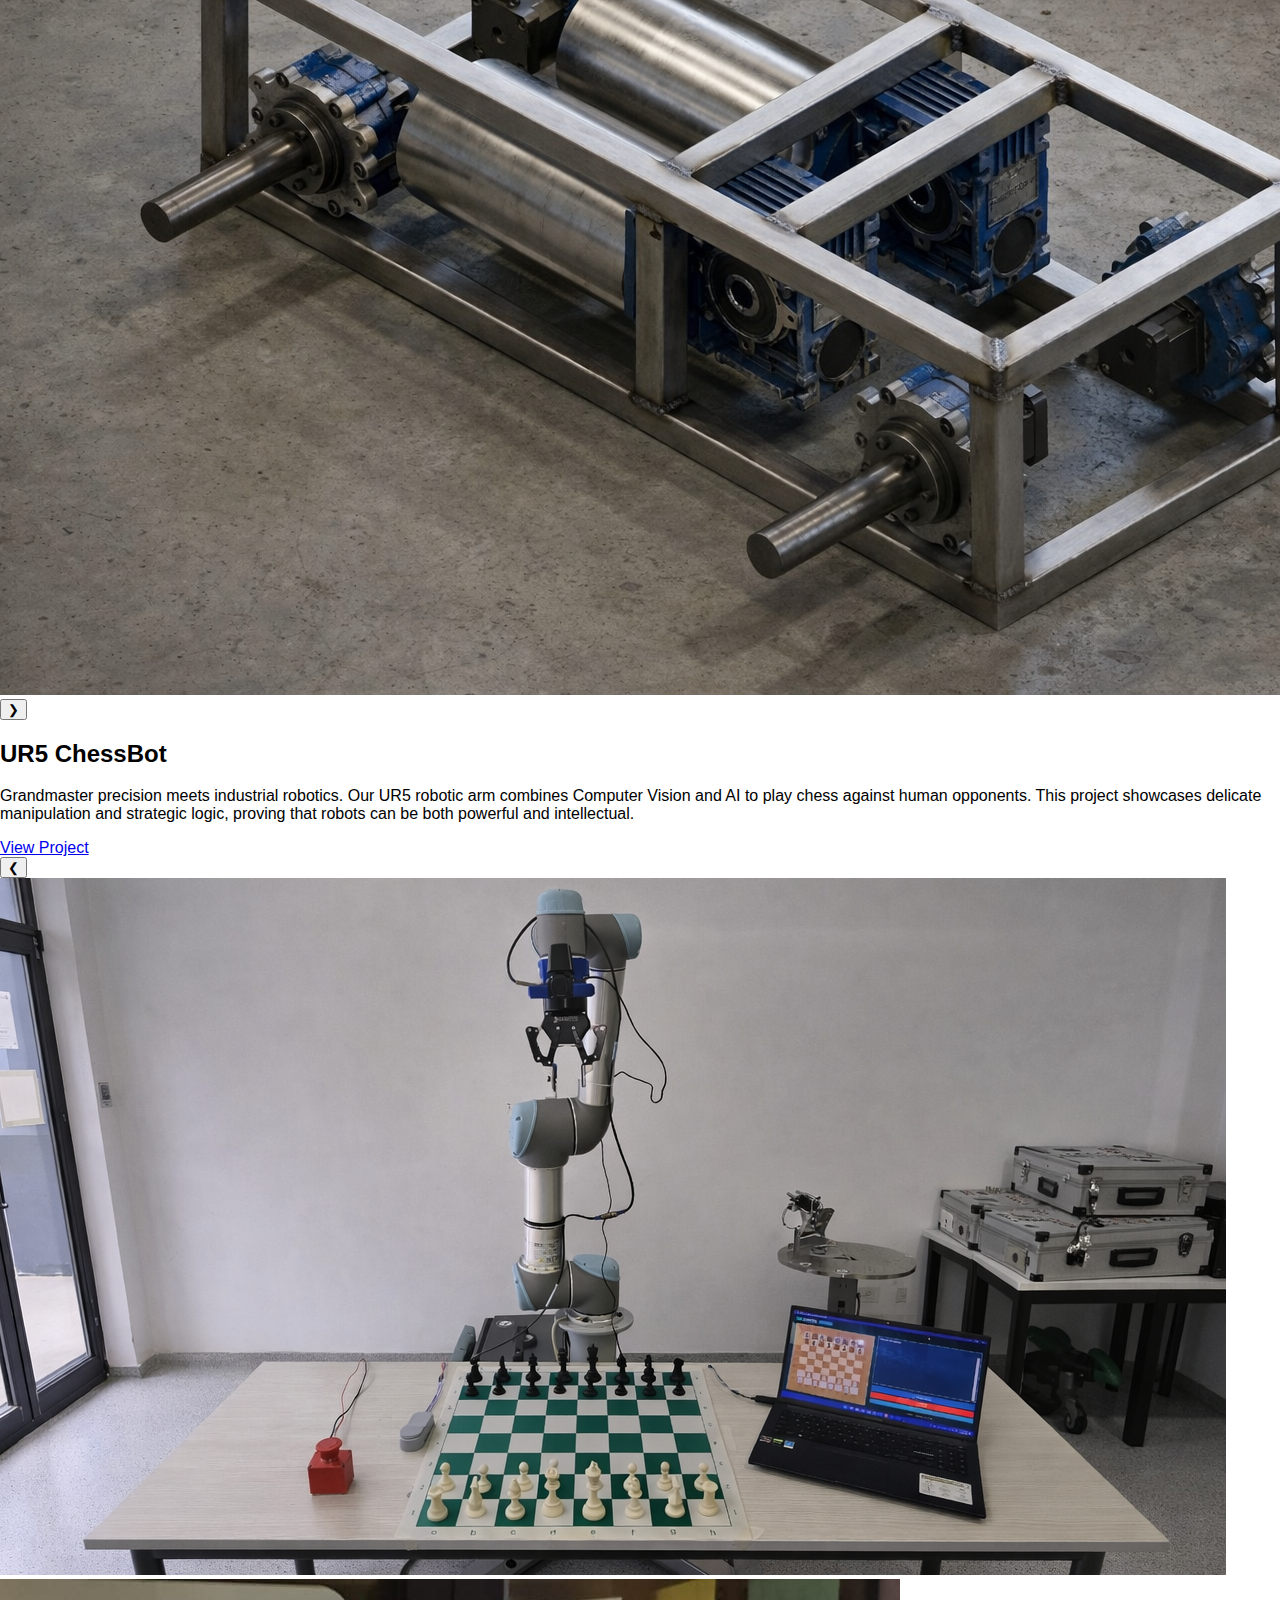
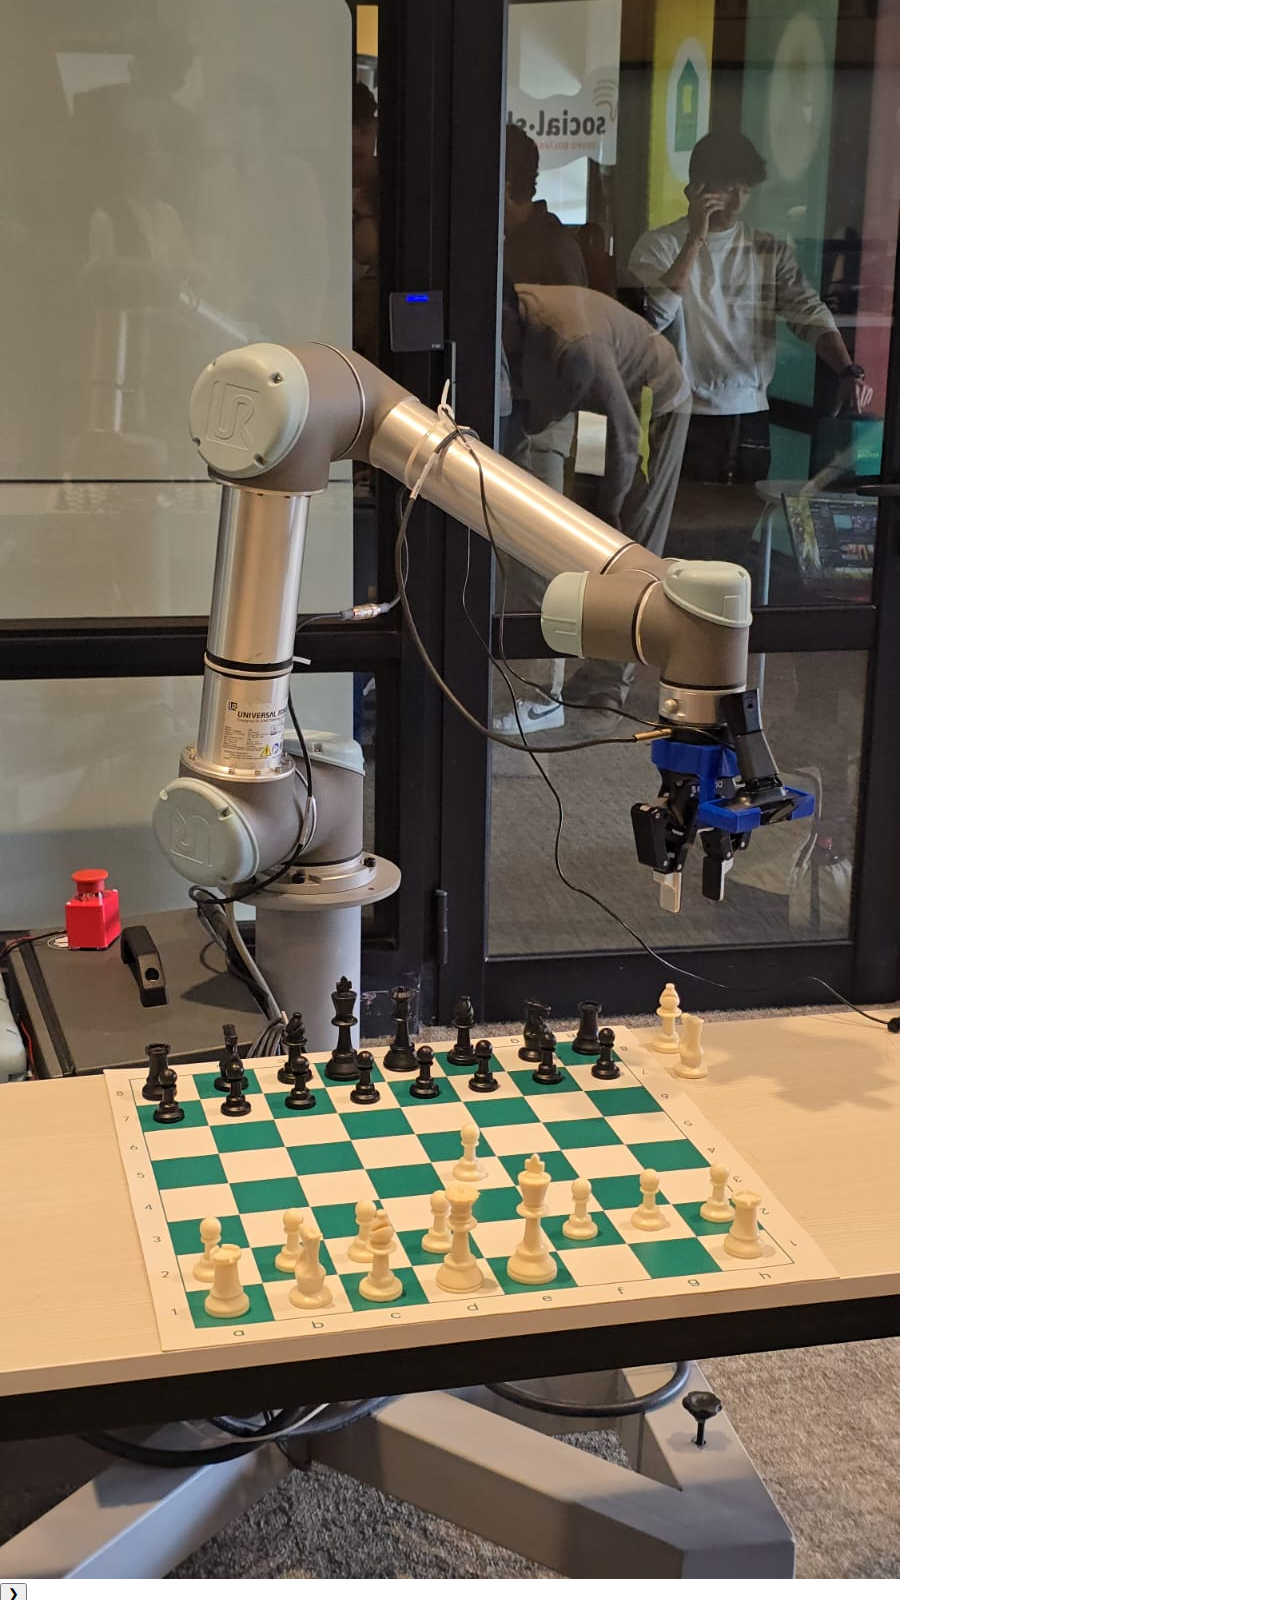
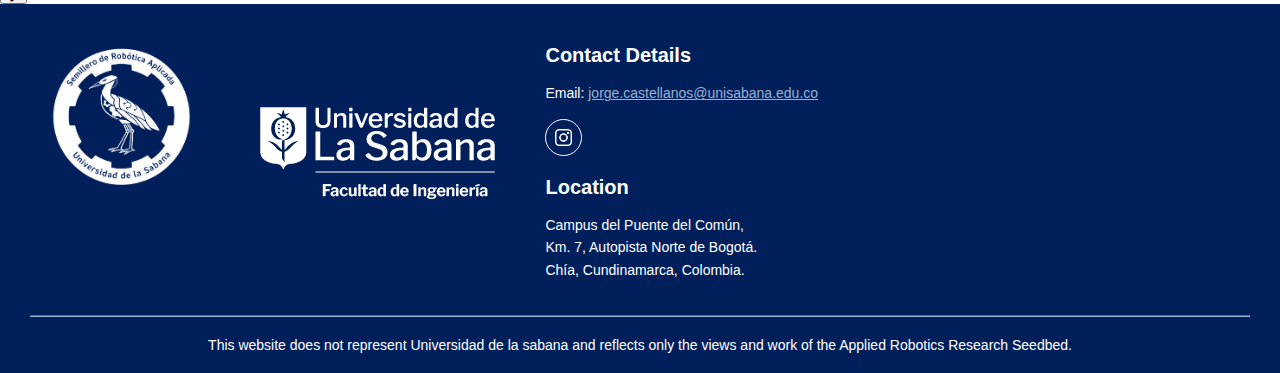
<file: projects.html>
<!DOCTYPE html>
<html>
    <head>
        <meta charset="UTF-8" name="viewport" content="width=device-width, initial-scale=1.0">
        <title>Projects | Sabana Herons</title>
        <link rel="icon" href="images/Garza.png" type="image/png">
        <link rel="stylesheet" type="text/css" href="style.css">
        <script src="carousel.js" defer></script>
    </head>
    <body>
        <header>
            <a href="index.html">
                <h2>
                    <img src="images/Garza.png" alt="Logo" id="logo"> 
                    Sabana Herons
                </h2>
            </a>
            <input type="checkbox" id="menu-toggle">
            <label for="menu-toggle" class="menu-icon">
                <span></span>
                <span></span>
                <span></span>
            </label>
            <nav class="nav-links">
                <a href="index.html">Home</a>
                <a href="about.html">About</a>
                <a href="team.html">Team</a>
                <a href="experiences.html">Experiences</a>
                <a href="projects.html">Projects</a>
            </nav>
        </header>
        <main id="mainProjects">
            <h1>Our Projects</h1>

            <!-- Proyecto 1 -->
            <section class="project">
                <div class="project-text">
                    <h2>RoboCup Humanoid Soccer League</h2>
                    <p>
                        Soccer is the ultimate test of agility and AI. Our team competes with fully autonomous humanoid robots capable of walking, kicking, and strategizing in real-time.
                        We are dedicated to pushing the boundaries of robotics, continuously evolving our technology to master the beautiful game.
                    </p>
                    <a href="hsl.html">View Project</a>
                </div>

                <div class="project-carousel">
                    <div class="carousel-wrapper">

                        <button class="carousel-btn prev">&#10094;</button>

                        <div class="carousel">
                            <img src="images/HSL3.png" alt="P1.1">
                            <img src="images/HSL1.jpeg" alt="P1.2">
                            <img src="images/HSL2.jpeg" alt="P1.3">
                        </div>

                        <button class="carousel-btn next">&#10095;</button>

                    </div>

                    <div class="carousel-dots"></div>
                </div>
            </section>

            <!-- Proyecto 2 -->
            <section class="project reverse">
                <div class="project-text">
                    <h2>RoboCupRescue Robot League</h2>
                    <p>
                        Engineering for critical moments. We are developing a rugged, all-terrain rover designed to navigate disaster zones and locate victims.
                        We focus on creating robotics with a tangible impact, delivering robust solutions capable of operating in the most demanding real-world environments.
                    </p>
                    <a href="rescue.html">View Project</a>
                </div>

                <div class="project-carousel">
                    <div class="carousel-wrapper">

                        <button class="carousel-btn prev">&#10094;</button>

                        <div class="carousel">
                            <img src="images/rescue.jpeg" alt="P2.1">
                            <img src="images/Rescue2.png" alt="P2.2">
                            <img src="images/Rescue3.png" alt="P2.3">
                        </div>

                        <button class="carousel-btn next">&#10095;</button>

                    </div>

                    <div class="carousel-dots"></div>
                </div>
            </section>

            <!-- Proyecto 3 -->
            <section class="project">
                <div class="project-text">
                    <h2>UR5 ChessBot</h2>
                    <p>
                        Grandmaster precision meets industrial robotics. Our UR5 robotic arm combines Computer Vision and AI to play chess against human opponents. 
                        This project showcases delicate manipulation and strategic logic, proving that robots can be both powerful and intellectual.
                    </p>
                    <a href="chess.html">View Project</a>
                </div>

                <div class="project-carousel">
                    <div class="carousel-wrapper">

                        <button class="carousel-btn prev">&#10094;</button>

                        <div class="carousel">
                            <img src="images/Chess1.png" alt="P3.1">
                            <img src="images/Chess2.jpeg" alt="P3.2">
                        </div>

                        <button class="carousel-btn next">&#10095;</button>

                    </div>

                    <div class="carousel-dots"></div>
                </div>
            </section>
        </main>
        <footer class="footer">
            <div class="footer-top" id="col1-footer">
                <div class="footer-col" id="col12-footer">
                    <img src="images/LogoCompleto.png" alt="Full Logo" class="footer-logo">
                    <img src="images/logoUnisabana.png" alt="Logo Unisabana" id="logoUnisabana">
                </div>
                <div id="footer-contactLocation">
                    <div class="footer-col" id="col23-footer">
                        <h3>Contact Details</h3>
                        <p>Email: <a href="mailto:jorge.castellanos@unisabana.edu.co">jorge.castellanos@unisabana.edu.co</a></p>
                        <a href="https://www.instagram.com/applied_robotics_unisabana?igsh=b2ZmeTJqb3Zyenk="><span class="icon"><img src="images/instagram.png" alt="IG" id="instagram"></span></a>
                    </div>

                    <div class="footer-col" id="col23-footer">
                        <h3>Location</h3>
                        <p>Campus del Puente del Común,<br>
                        Km. 7, Autopista Norte de Bogotá.<br>
                        Chía, Cundinamarca, Colombia.
                        </p>
                    </div>
                </div>
            </div>
            <hr class="footer-divider">
            <div class="footer-bottom">
                <span class="copyright">
                    This website does not represent Universidad de la sabana and reflects only the views and work of the Applied Robotics Research Seedbed.
                </span>
            </div>
        </footer>
    </body>
</html>
</file>
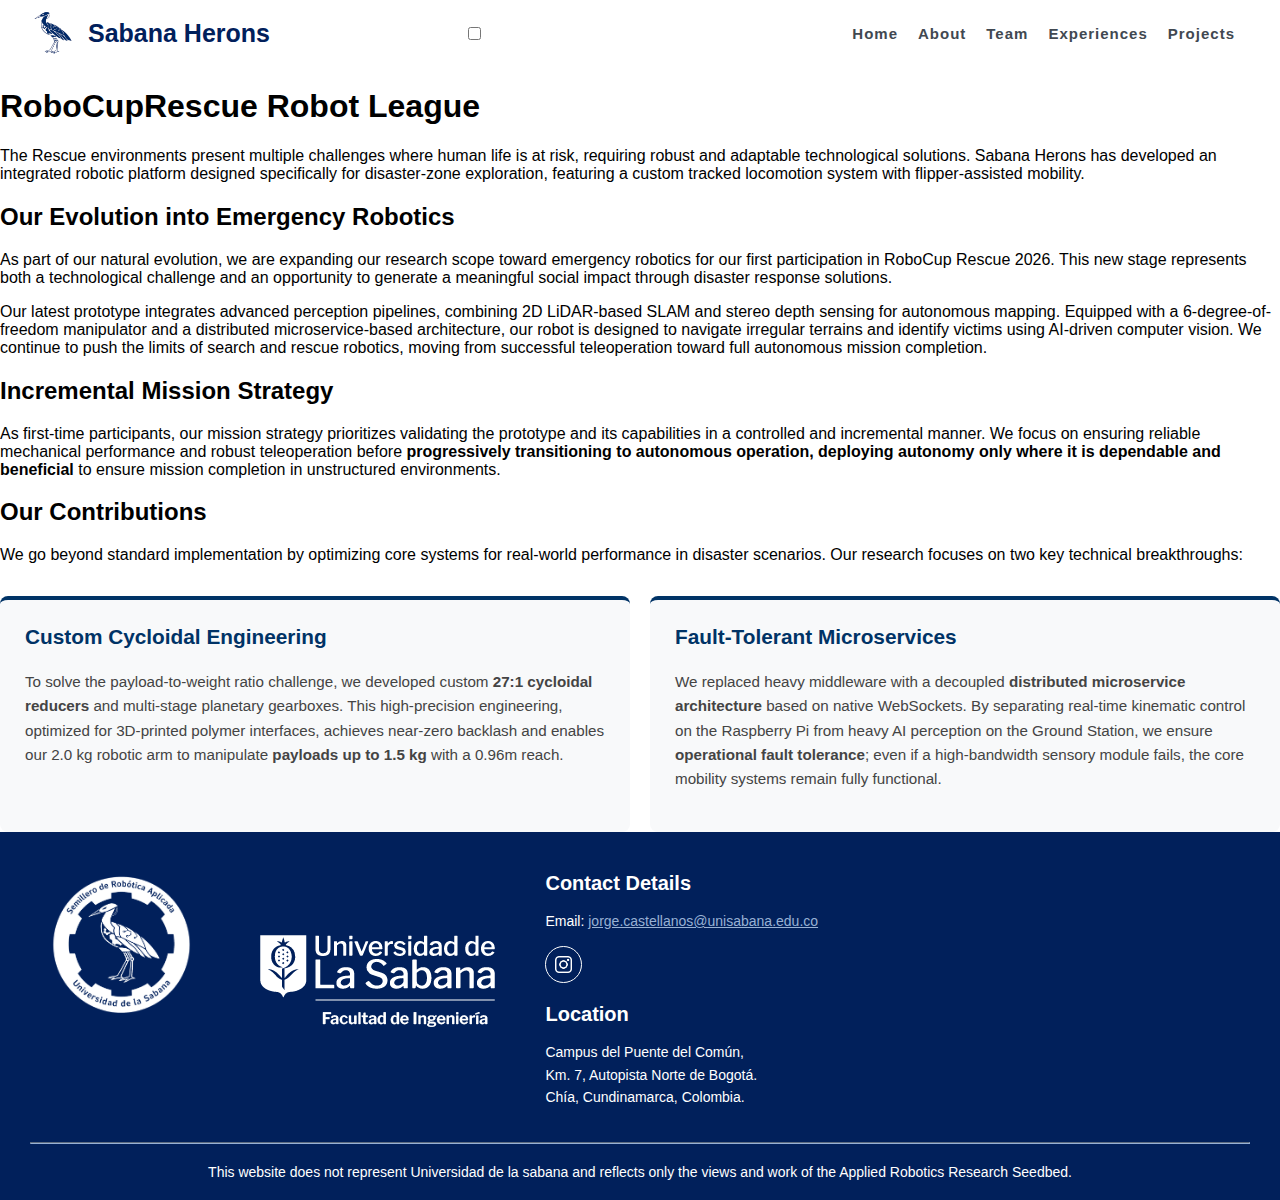
<file: rescue.html>
<!DOCTYPE html>
<html lang="en">
    <head>
        <meta charset="UTF-8">
        <meta name="viewport" content="width=device-width, initial-scale=1.0">
        <title>Working on it | Sabana Herons</title>
        <link rel="icon" href="images/Garza.png" type="image/png">
        <link rel="stylesheet" href="style.css">
    </head>
    <body>
        <header>
            <a href="index.html">
                <h2>
                    <img src="images/Garza.png" alt="Logo" id="logo"> 
                    Sabana Herons
                </h2>
            </a>
            <input type="checkbox" id="menu-toggle">
            <label for="menu-toggle" class="menu-icon">
                <span></span>
                <span></span>
                <span></span>
            </label>
            <nav class="nav-links">
                <a href="index.html">Home</a>
                <a href="about.html">About</a>
                <a href="team.html">Team</a>
                <a href="experiences.html">Experiences</a>
                <a href="projects.html">Projects</a>
            </nav>
        </header>
       <main id="hsl">
            <!-- HERO -->
            <section class="hsl-hero">
                <h1>RoboCupRescue Robot League</h1>
                <p>The Rescue environments present multiple challenges where human life is at risk, requiring robust and adaptable technological solutions. Sabana Herons has developed an integrated robotic platform designed specifically for disaster-zone exploration, featuring a custom tracked locomotion system with flipper-assisted mobility.</p>
            </section>

            <!-- EVOLUTION -->
            <section class="hsl-section">
                <h2>Our Evolution into Emergency Robotics</h2>
                <p>As part of our natural evolution, we are expanding our research scope toward emergency robotics for our first participation in RoboCup Rescue 2026. This new stage represents both a technological challenge and an opportunity to generate a meaningful social impact through disaster response solutions.</p>
                <p>Our latest prototype integrates advanced perception pipelines, combining 2D LiDAR-based SLAM and stereo depth sensing for autonomous mapping. Equipped with a 6-degree-of-freedom manipulator and a distributed microservice-based architecture, our robot is designed to navigate irregular terrains and identify victims using AI-driven computer vision. We continue to push the limits of search and rescue robotics, moving from successful teleoperation toward full autonomous mission completion.</p>
            </section>

            <!-- MISION Y ESTRATEGIA -->
            <section class="hsl-section light-bg">
                <h2>Incremental Mission Strategy</h2>
                <p>
                    As first-time participants, our mission strategy prioritizes validating the prototype and its capabilities in a controlled and incremental manner. We focus on ensuring reliable mechanical performance and robust teleoperation before 
                    <strong>progressively transitioning to autonomous operation, deploying autonomy only where it is dependable and beneficial</strong> 
                    to ensure mission completion in unstructured environments.
                </p>
            </section>

            <!-- CONTRIBUCIÓN -->
            <section class="hsl-section">
                <h2>Our Contributions</h2>
                <p>
                    We go beyond standard implementation by optimizing core systems for real-world performance in disaster scenarios. 
                    Our research focuses on two key technical breakthroughs:
                </p>

                <div style="display: flex; flex-wrap: wrap; gap: 20px; margin-top: 2rem;">

                    <!-- HARDWARE: REDUCTORES CICLOIDALES -->
                    <div style="flex: 1; min-width: 300px; background: #f8f9fa; padding: 25px; border-radius: 8px; border-top: 4px solid #003366;">
                        <h3 style="margin-top: 0; color: #003366; font-size: 1.3rem;">Custom Cycloidal Engineering</h3>
                        <p style="font-size: 0.95rem; line-height: 1.6; color: #444;">
                            To solve the payload-to-weight ratio challenge, we developed custom <strong>27:1 cycloidal reducers</strong> and multi-stage planetary gearboxes. This high-precision engineering, optimized for 3D-printed polymer interfaces, achieves near-zero backlash and enables our 2.0 kg robotic arm to manipulate <strong>payloads up to 1.5 kg</strong> with a 0.96m reach.
                        </p>
                    </div>

                    <!-- SOFTWARE: ARQUITECTURA DE MICROSERVICIOS -->
                    <div style="flex: 1; min-width: 300px; background: #f8f9fa; padding: 25px; border-radius: 8px; border-top: 4px solid #003366;">
                        <h3 style="margin-top: 0; color: #003366; font-size: 1.3rem;">Fault-Tolerant Microservices</h3>
                        <p style="font-size: 0.95rem; line-height: 1.6; color: #444;">
                            We replaced heavy middleware with a decoupled <strong>distributed microservice architecture</strong> based on native WebSockets. By separating real-time kinematic control on the Raspberry Pi from heavy AI perception on the Ground Station, we ensure <strong>operational fault tolerance</strong>; even if a high-bandwidth sensory module fails, the core mobility systems remain fully functional.
                        </p>
                    </div>

                </div>
            </section>
        </main>
        <footer class="footer">
            <div class="footer-top" id="col1-footer">
                <div class="footer-col" id="col12-footer">
                    <img src="images/LogoCompleto.png" alt="Full Logo" class="footer-logo">
                    <img src="images/logoUnisabana.png" alt="Logo Unisabana" id="logoUnisabana">
                </div>
                <div id="footer-contactLocation">
                    <div class="footer-col" id="col23-footer">
                        <h3>Contact Details</h3>
                        <p>Email: <a href="mailto:jorge.castellanos@unisabana.edu.co">jorge.castellanos@unisabana.edu.co</a></p>
                        <a href="https://www.instagram.com/applied_robotics_unisabana?igsh=b2ZmeTJqb3Zyenk="><span class="icon"><img src="images/instagram.png" alt="IG" id="instagram"></span></a>
                    </div>

                    <div class="footer-col" id="col23-footer">
                        <h3>Location</h3>
                        <p>Campus del Puente del Común,<br>
                        Km. 7, Autopista Norte de Bogotá.<br>
                        Chía, Cundinamarca, Colombia.
                        </p>
                    </div>
                </div>
            </div>
            <hr class="footer-divider">
            <div class="footer-bottom">
                <span class="copyright">
                    This website does not represent Universidad de la sabana and reflects only the views and work of the Applied Robotics Research Seedbed.
                </span>
            </div>
        </footer>
    </body>
</html>
</file>
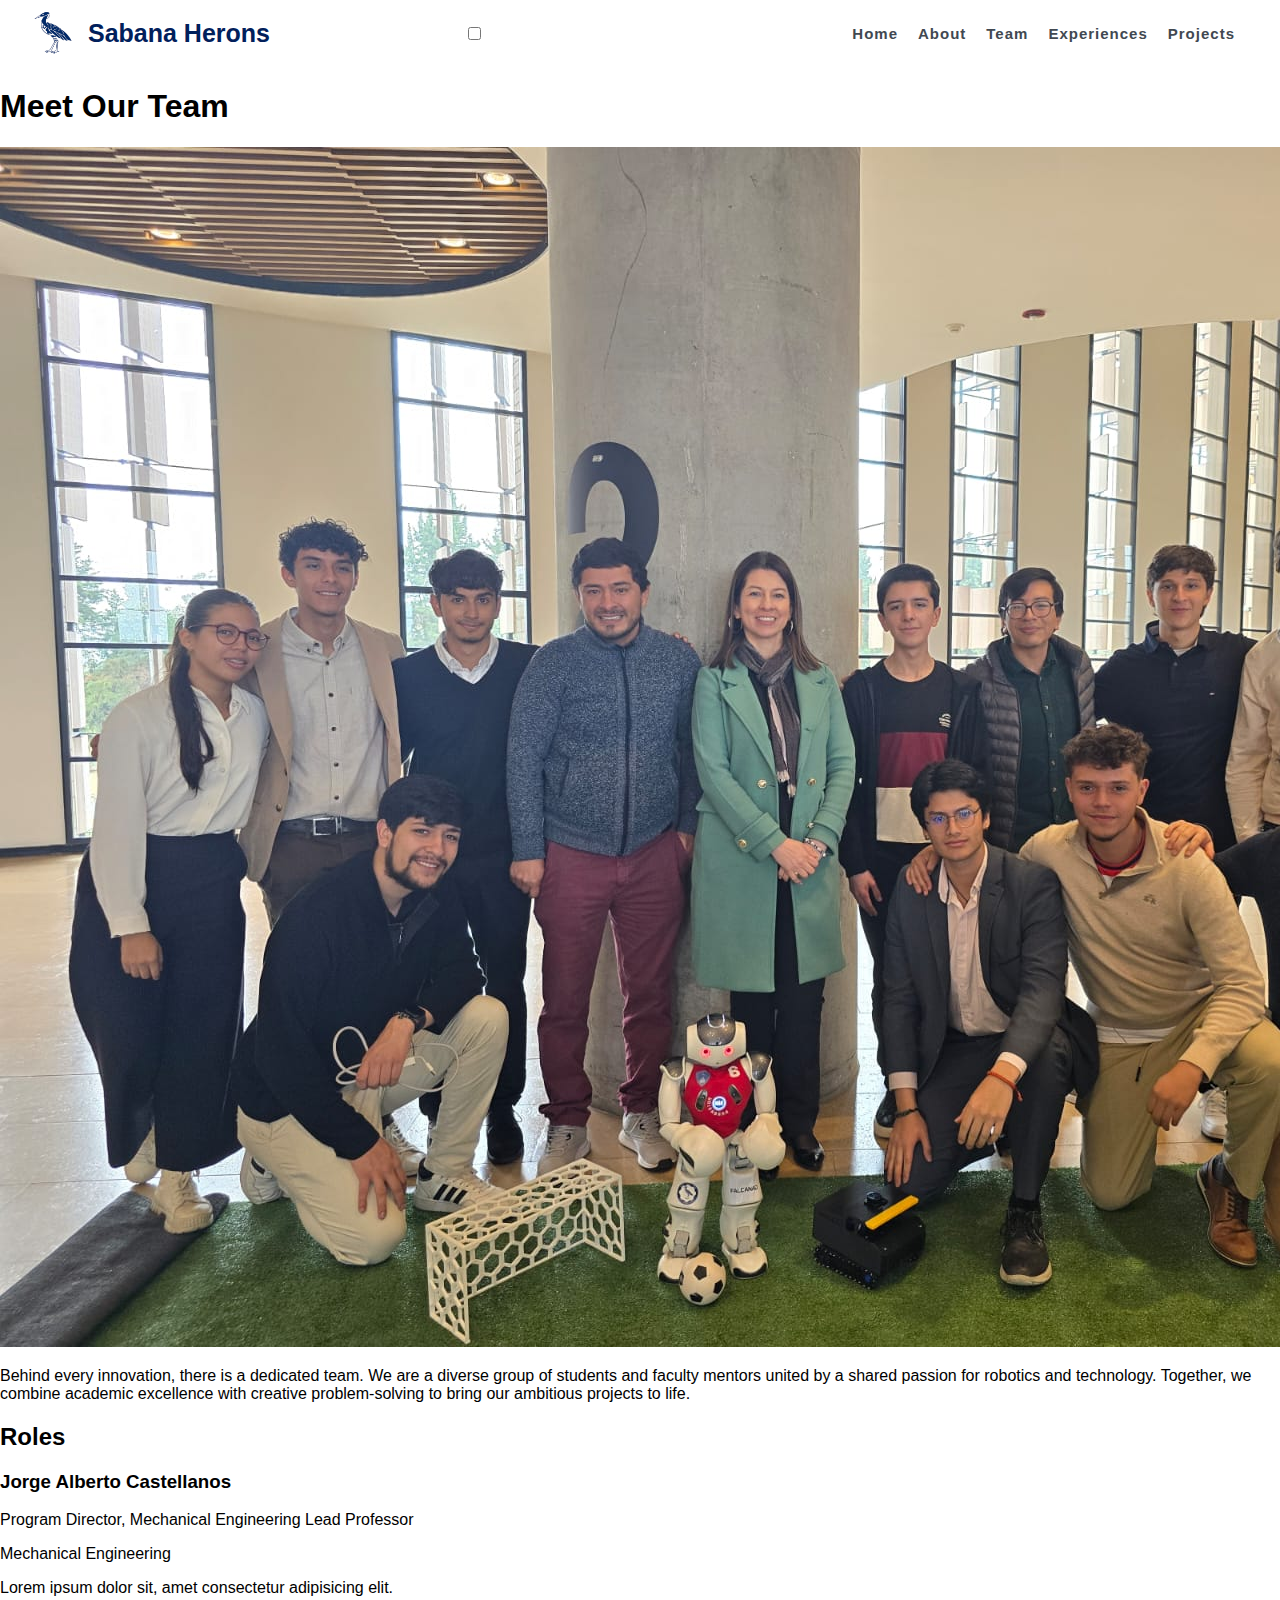
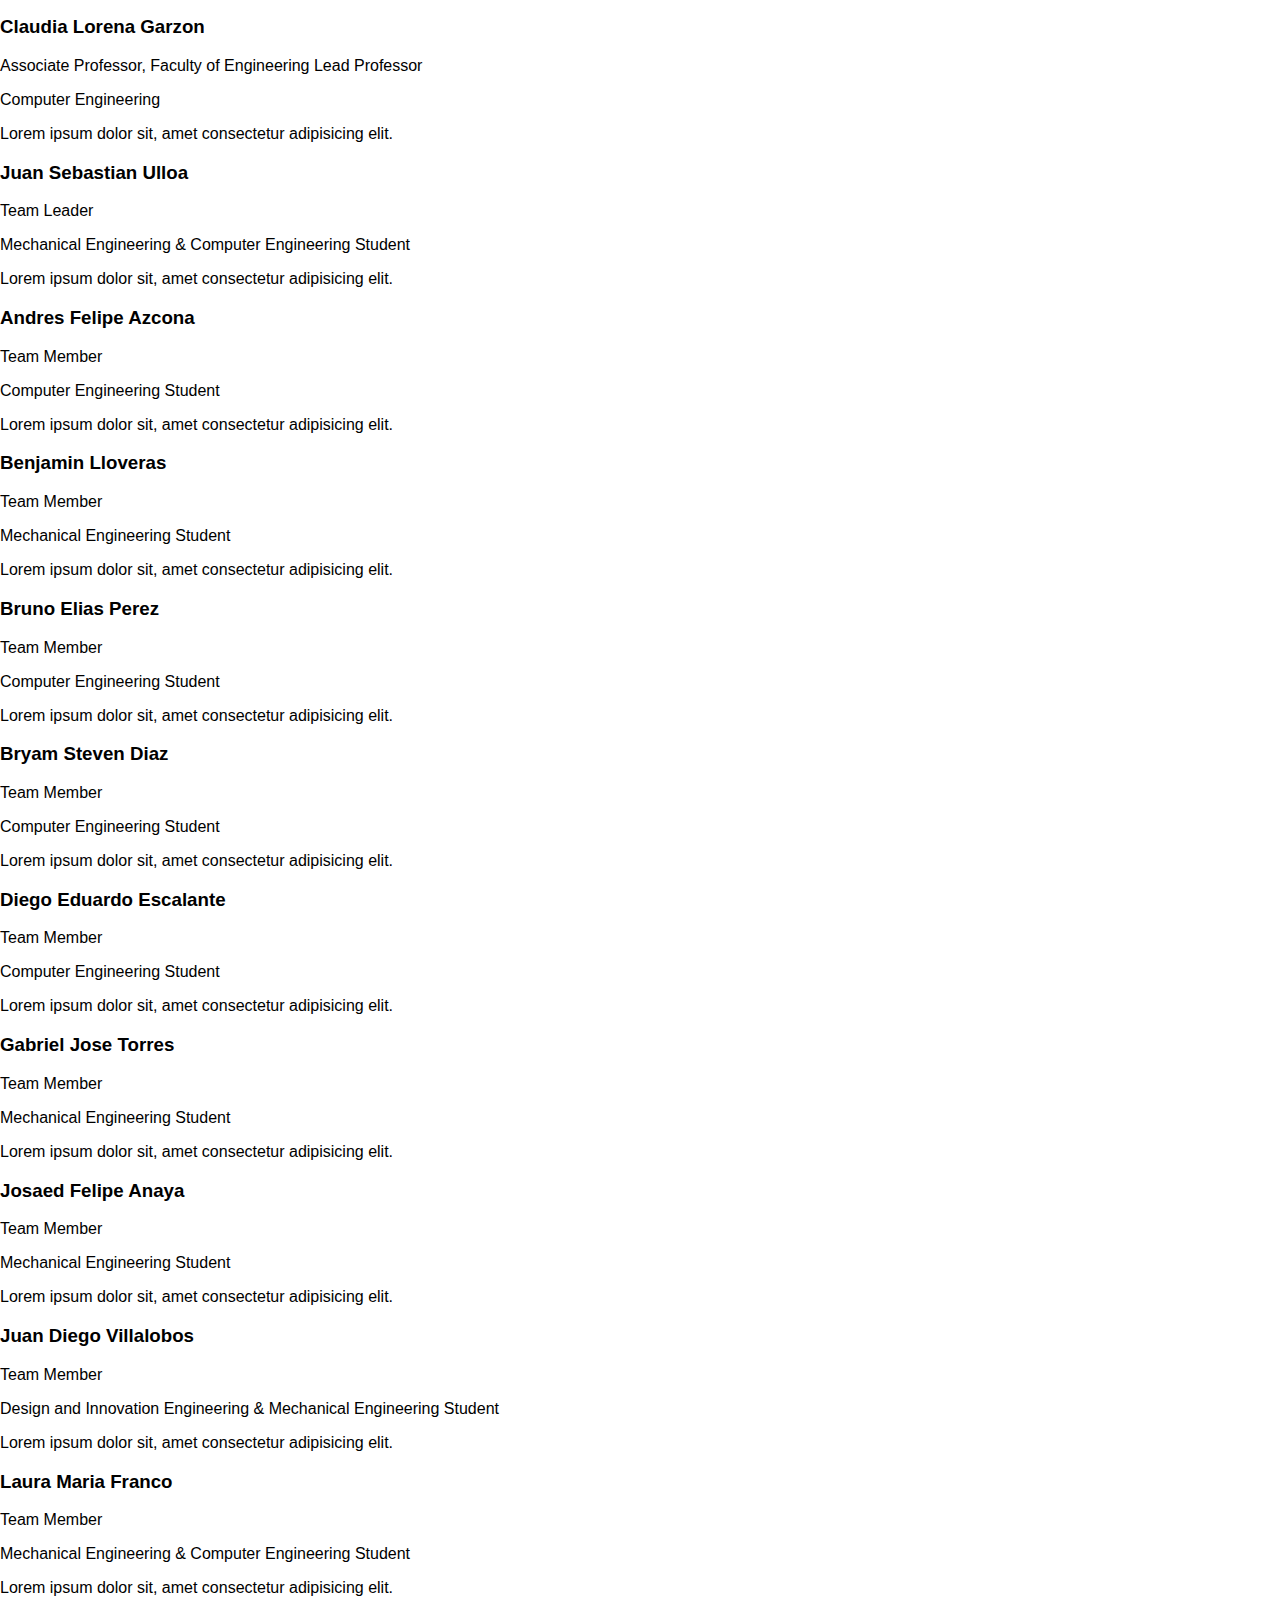
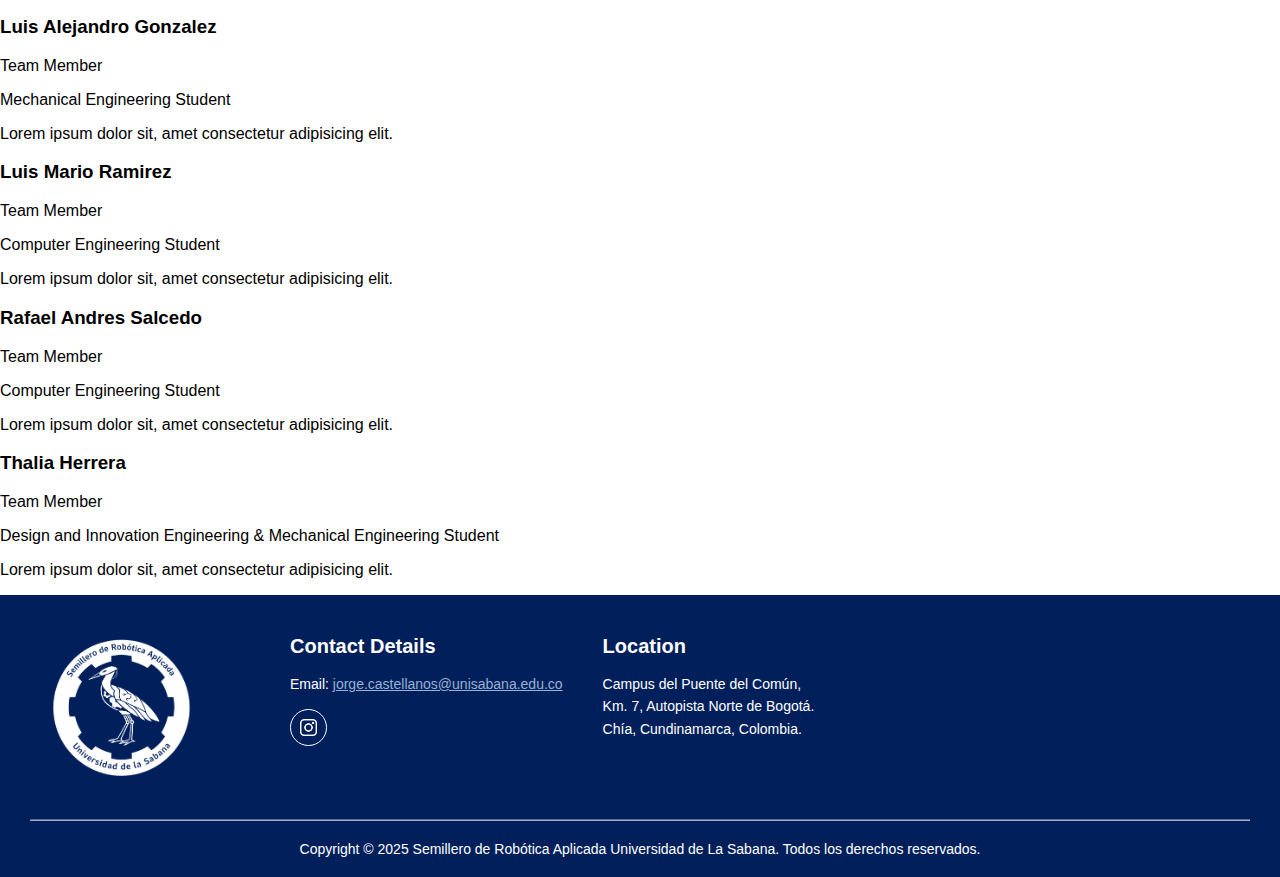
<file: team.html>
<!DOCTYPE html>
<html>
    <head>
        <meta charset="UTF-8" name="viewport" content="width=device-width, initial-scale=1.0">
        <title>Team | Sabana Herons</title>
        <link rel="icon" href="images/Garza.png" type="image/png">
        <link rel="stylesheet" type="text/css" href="style.css">
    </head>
    <body>
        <header>
            <a href="index.html">
                <h2>
                    <img src="images/Garza.png" alt="Logo" id="logo"> 
                    Sabana Herons
                </h2>
            </a>
            <input type="checkbox" id="menu-toggle">
            <label for="menu-toggle" class="menu-icon">
                <span></span>
                <span></span>
                <span></span>
            </label>
            <nav class="nav-links">
                <a href="index.html">Home</a>
                <a href="about.html">About</a>
                <a href="team.html">Team</a>
                <a href="experiences.html">Experiences</a>
                <a href="projects.html">Projects</a>
            </nav>
        </header>
        <main id="mainTeam">
            <h1>Meet Our Team</h1>
            <section id="team-general">
                <img src="images/team.jpeg" alt="Team">
                <p>Behind every innovation, there is a dedicated team. We are a diverse group of students and faculty mentors united by a shared passion for robotics and technology. Together, we combine academic excellence with creative problem-solving to bring our ambitious projects to life.</p>
            </section>
            <section id="team-personas">
                <h2>Roles</h2>
                <div>
                    <article>
                        <h3>Jorge Alberto Castellanos</h3>
                        <p class="rol">Program Director, Mechanical Engineering Lead Professor</p>
                        <p class="carrera">Mechanical Engineering</p>
                        <p class="descrip-rol">Lorem ipsum dolor sit, amet consectetur adipisicing elit.</p>
                    </article>
                    <article>
                        <h3>Claudia Lorena Garzon</h3>
                        <p class="rol">Associate Professor, Faculty of Engineering Lead Professor</p>
                        <p class="carrera">Computer Engineering</p>
                        <p class="descrip-rol">Lorem ipsum dolor sit, amet consectetur adipisicing elit.</p>
                    </article>
                    <article>
                        <h3>Juan Sebastian Ulloa</h3>
                        <p class="rol">Team Leader</p>
                        <p class="carrera">Mechanical Engineering & Computer Engineering Student</p>
                        <p class="descrip-rol">Lorem ipsum dolor sit, amet consectetur adipisicing elit.</p>
                    </article>
                    <article>
                        <h3>Andres Felipe Azcona</h3>
                        <p class="rol">Team Member</p>
                        <p class="carrera">Computer Engineering Student</p>
                        <p class="descrip-rol">Lorem ipsum dolor sit, amet consectetur adipisicing elit.</p>
                    </article>
                    <article>
                        <h3>Benjamin Lloveras</h3>
                        <p class="rol">Team Member</p>
                        <p class="carrera">Mechanical Engineering Student</p>
                        <p class="descrip-rol">Lorem ipsum dolor sit, amet consectetur adipisicing elit.</p>
                    </article>
                    <article>
                        <h3>Bruno Elias Perez</h3>
                        <p class="rol">Team Member</p>
                        <p class="carrera">Computer Engineering Student</p>
                        <p class="descrip-rol">Lorem ipsum dolor sit, amet consectetur adipisicing elit.</p>
                    </article>
                    <article>
                        <h3>Bryam Steven Diaz</h3>
                        <p class="rol">Team Member</p>
                        <p class="carrera">Computer Engineering Student</p>
                        <p class="descrip-rol">Lorem ipsum dolor sit, amet consectetur adipisicing elit.</p>
                    </article>
                    <article>
                        <h3>Diego Eduardo Escalante</h3>
                        <p class="rol">Team Member</p>
                        <p class="carrera">Computer Engineering Student</p>
                        <p class="descrip-rol">Lorem ipsum dolor sit, amet consectetur adipisicing elit.</p>
                    </article>
                    <article>
                        <h3>Gabriel Jose Torres</h3>
                        <p class="rol">Team Member</p>
                        <p class="carrera">Mechanical Engineering Student</p>
                        <p class="descrip-rol">Lorem ipsum dolor sit, amet consectetur adipisicing elit.</p>
                    </article>
                    <article>
                        <h3>Josaed Felipe Anaya</h3>
                        <p class="rol">Team Member</p>
                        <p class="carrera">Mechanical Engineering Student</p>
                        <p class="descrip-rol">Lorem ipsum dolor sit, amet consectetur adipisicing elit.</p>
                    </article>
                    <article>
                        <h3>Juan Diego Villalobos</h3>
                        <p class="rol">Team Member</p>
                        <p class="carrera">Design and Innovation Engineering & Mechanical Engineering Student</p>
                        <p class="descrip-rol">Lorem ipsum dolor sit, amet consectetur adipisicing elit.</p>
                    </article>
                    <article>
                        <h3>Laura Maria Franco</h3>
                        <p class="rol">Team Member</p>
                        <p class="carrera">Mechanical Engineering & Computer Engineering Student</p>
                        <p class="descrip-rol">Lorem ipsum dolor sit, amet consectetur adipisicing elit.</p>
                    </article>
                    <article>
                        <h3>Luis Alejandro Gonzalez</h3>
                        <p class="rol">Team Member</p>
                        <p class="carrera">Mechanical Engineering Student</p>
                        <p class="descrip-rol">Lorem ipsum dolor sit, amet consectetur adipisicing elit.</p>
                    </article>
                    <article>
                        <h3>Luis Mario Ramirez</h3>
                        <p class="rol">Team Member</p>
                        <p class="carrera">Computer Engineering Student</p>
                        <p class="descrip-rol">Lorem ipsum dolor sit, amet consectetur adipisicing elit.</p>
                    </article>
                    <article>
                        <h3>Rafael Andres Salcedo</h3>
                        <p class="rol">Team Member</p>
                        <p class="carrera">Computer Engineering Student</p>
                        <p class="descrip-rol">Lorem ipsum dolor sit, amet consectetur adipisicing elit.</p>
                    </article>
                    <article>
                        <h3>Thalia Herrera</h3>
                        <p class="rol">Team Member</p>
                        <p class="carrera">Design and Innovation Engineering & Mechanical Engineering Student</p>
                        <p class="descrip-rol">Lorem ipsum dolor sit, amet consectetur adipisicing elit.</p>
                    </article>
                </div>
            </section>
        </main>
        <footer class="footer">
            <div class="footer-top" id="col1-footer">
                <div class="footer-col">
                    <img src="images/LogoCompleto.png" alt="Full Logo" class="footer-logo">
                </div>

                <div class="footer-col" id="col23-footer">
                    <h3>Contact Details</h3>
                    <p>Email: <a href="mailto:jorge.castellanos@unisabana.edu.co">jorge.castellanos@unisabana.edu.co</a></p>
                    <a href="https://www.instagram.com/applied_robotics_unisabana?igsh=b2ZmeTJqb3Zyenk="><span class="icon"><img src="images/instagram.png" alt="IG" id="instagram"></span></a>
                </div>

                <div class="footer-col" id="col23-footer">
                    <h3>Location</h3>
                    <p>Campus del Puente del Común,<br>
                    Km. 7, Autopista Norte de Bogotá.<br>
                    Chía, Cundinamarca, Colombia.
                    </p>
                </div>
            </div>
            <hr class="footer-divider">
            <div class="footer-bottom">
                <span class="copyright">
                    Copyright © 2025 Semillero de Robótica Aplicada Universidad de La Sabana. Todos los derechos reservados.
                </span>
            </div>
        </footer>
    </body>
</html>
</file>
<file: style.css>
/* ------------------------------------------------------------------------------------------- */
/* General */

:root {
    font-family: 'Inter', sans-serif;
    
    --dark-blue: #01205b;
    --medium-dark-blue: #023a87;
    --medium-light-blue: #98b1d4;
    --light-blue: #dce5f4;
    --dark-gray: #414851;
    --light-gray: #596678;
}

body {
    margin: 0px;
}

.azul {
    color: var(--dark-blue);
}

/* Header */

header {
    background-color: white;
    display: flex;
    flex-direction: row;
    align-items: center;
    justify-content: space-between;

    padding-inline: 25px;
    position: sticky;
    top: 0;
    left: 0;
    width: 100%;
    box-sizing: border-box;
    height: 67px;
    z-index: 1000;
    a {
        color: var(--dark-gray);
        text-decoration: none;
        h2 {
            display: flex;
            flex-direction: row;
            align-items: center;
            margin-right: 20px;
            color: var(--dark-blue);
            font-size: 25px;
        }
    }
    nav {
        display: flex;
        flex-direction: row;
        gap: 20px;
        align-items: center;
        font-size: 15px;
        letter-spacing: 1px;
        font-weight: 550;
        margin-inline: 20px;
    }
    #logo {
        height: 53px;
        margin-right: 10px;
    }
}

nav a:hover {
    color: var(--dark-blue);
}

/*Footer*/

.footer {
  background-color: var(--dark-blue);
  color: white;
  padding-block: 20px;
  padding-inline: 30px;
}

.footer-top {
  display: flex;
  flex-wrap: wrap;
  justify-content: flex-start;
  align-items: flex-start;
  gap: 40px;
  margin-bottom: 20px;
}

#col1-footer {
    min-width: 100px;
}

#col23-footer {
    min-width: 230px;
}

.footer-logo {
  width: 180px;
  filter: invert(1) brightness(100) contrast(100);
  margin-right: 40px;
}

.footer-col h3 {
  font-size: 20px;
  margin-bottom: 15px;
  align-items: center;
}

.footer p {
  font-size: 14px;
  line-height: 1.6;
}

.footer a {
  color: var(--medium-light-blue);
  text-decoration: underline;
}

.footer a:hover {
  color: white;
}

.icon {
  width: 35px;
  height: 35px;
  border: 1px solid white;
  border-radius: 50%;
  display: flex;
  align-items: center;
  justify-content: center;
  font-size: 14px;
}

.footer-divider {
  border-color: var(--medium-light-blue);
  margin-inline: 0px;
  margin-top: 10px;
  margin-bottom: 20px;
}

.footer-bottom {
  display: flex;
  justify-content: center;
  align-items: center;
  flex-wrap: wrap;
  font-size: 14px;
}

.footer-bottom span {
  margin-inline: auto;
  text-align: center;
}

#instagram {
    width: 17px;
    filter: invert(1);
}

/* ------------------------------------------------------------------------------------------- */
/* Index */

#portada {
  padding-inline: 20px;
  padding-block: 30px; 
  display: flex;
  flex-direction: row;
  justify-content: space-around;
  gap: 35px;
  background-color: whitesmoke;
} 

#portada h1 {
    font-size: 60px;
    margin-block: 10px;
    text-align: left;
}

#portada > img {
    width: 50%;
    border-radius: 20px;
}

#portada article {
  display: flex;
  flex-direction: column;
  justify-content: center;
}

#portada #descripcion {
  text-align: left;
  color: var(--light-gray);
  font-size: 14pt;
  font-weight: 370;
  p {
    line-height: 170%;
  }
}

#portada a {
    text-decoration: none;
    font-weight: 400;
    font-size: 14pt;
    margin-top: 10px;
    padding-block: 10px;
    max-width: 210px;
    border-radius: 10px;
    text-align: center;
    color: var(--light-blue);
    background-color: var(--dark-blue);
}

#target{
  filter: invert(1);
  width: 17px;
  margin-right: 10px;
}

#portada a:hover{
    background-color: #023a87;
}

.about {
  padding-inline: 10%;
  text-align: center;

  h2{
    color: var(--dark-blue);
    font-size: 30pt;
    margin-bottom: 30px;
    margin-top: 70px;
  }

  p {
    font-weight: 370;
    font-size: 14pt;
    color: var(--light-gray);
    line-height: 1.7;
    margin-bottom: 60px;
  }
}

#learn-more{
  display: flex;
  flex-direction: row;
  justify-content: center;
  gap: 30px;
  padding-inline: 10px;
  margin-bottom: 60px;

  article{
    padding-top: 30px;
    padding-inline: 25px;
    width: 16vw;
    height: 225px;
    border: 2px solid whitesmoke;
    border-radius: 7%;
    display: flex;
    flex-direction: column;
    align-items: center;
    text-align: center;
    box-shadow: 0 4px 8px rgba(0,0,0,0.08);
  }

  div{
    width: 54px;
    height: 54px;
    background-color: rgb(225, 232, 238);
    border-radius: 20%;
    display: flex;
    justify-content: center;
    align-items: center;
  }

  a{
    text-decoration: none;
  }

  a:hover{
    transform: translateY(-5px);
  }

  p{
    color: var(--light-gray);
    margin-top: 0px;
    font-size: 11pt;
    line-height: 1.4;
  }

  h3{
    color: black;
    margin-bottom: 15px;
    font-size: 13pt;
  }
}

.more-icon{
  width: 27px;
}

/* ------------------------------------------------------------------------------------------- */
/* About */
</file>
